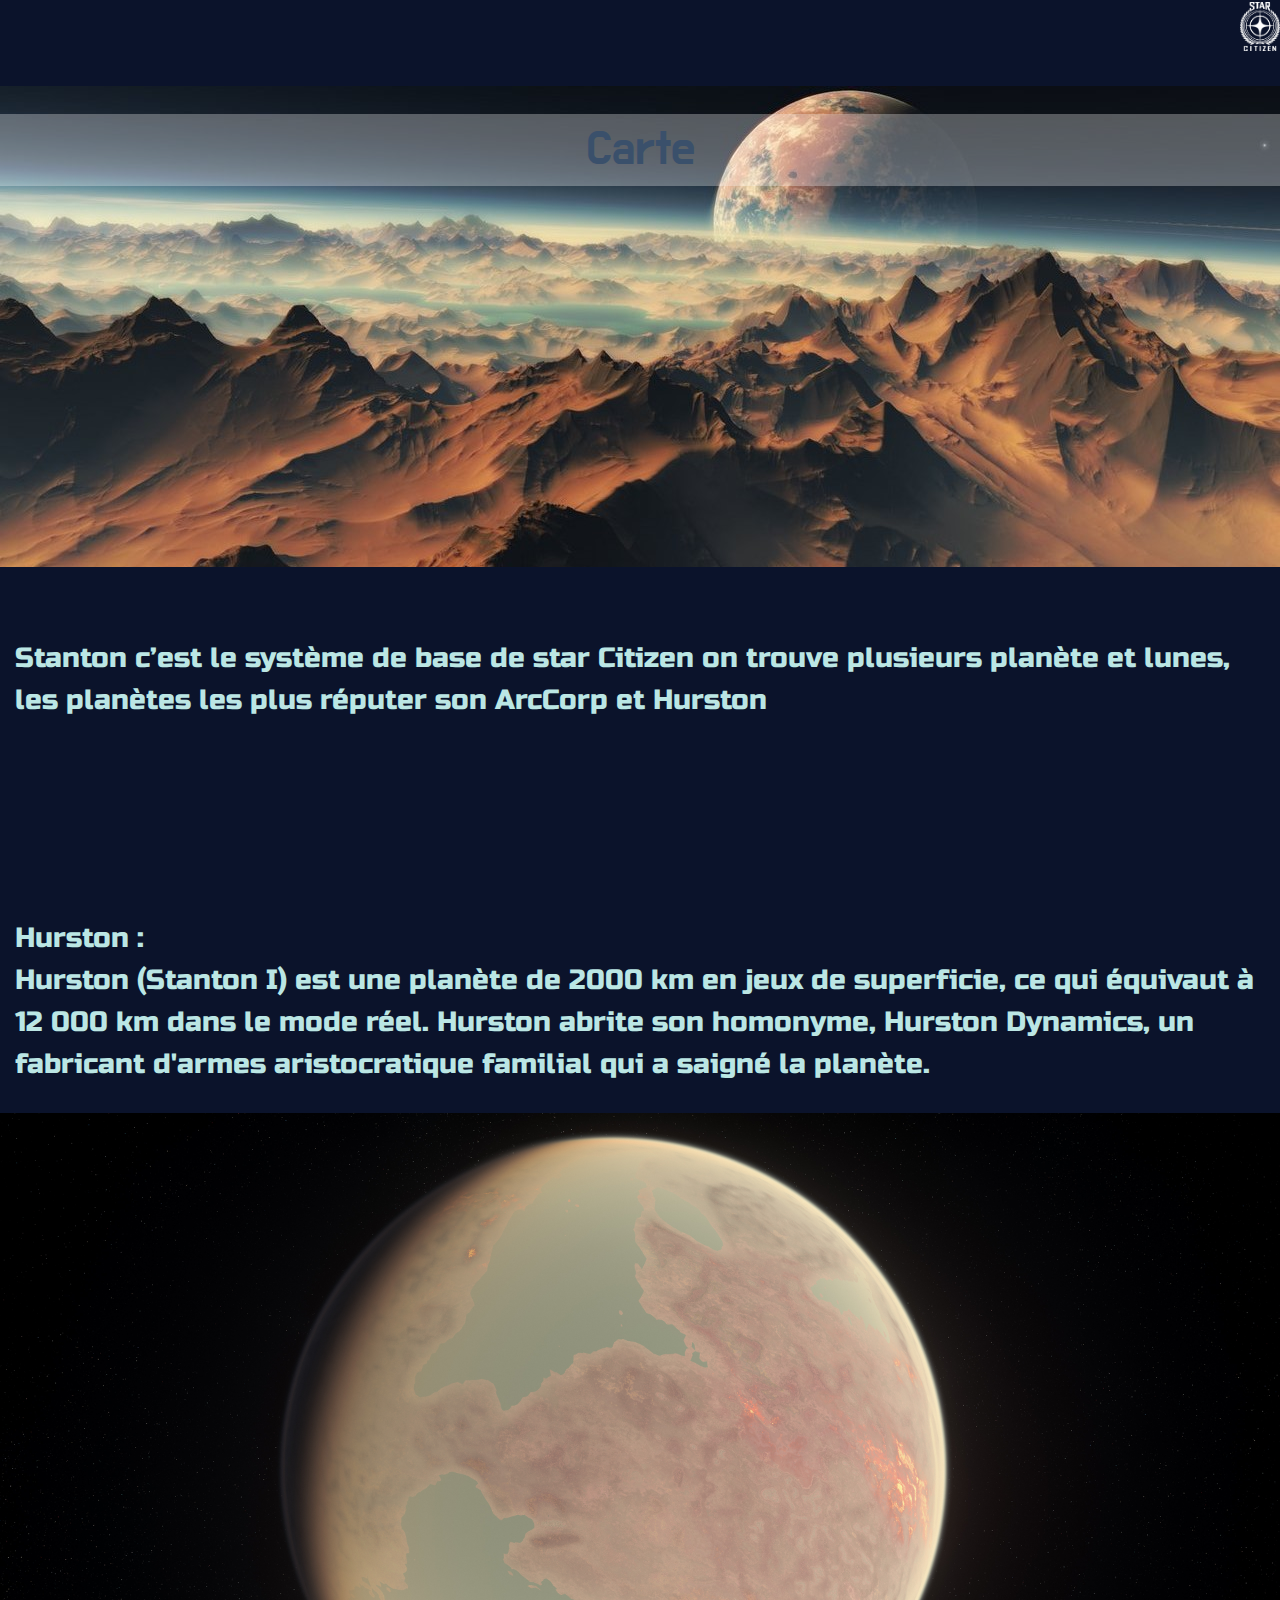
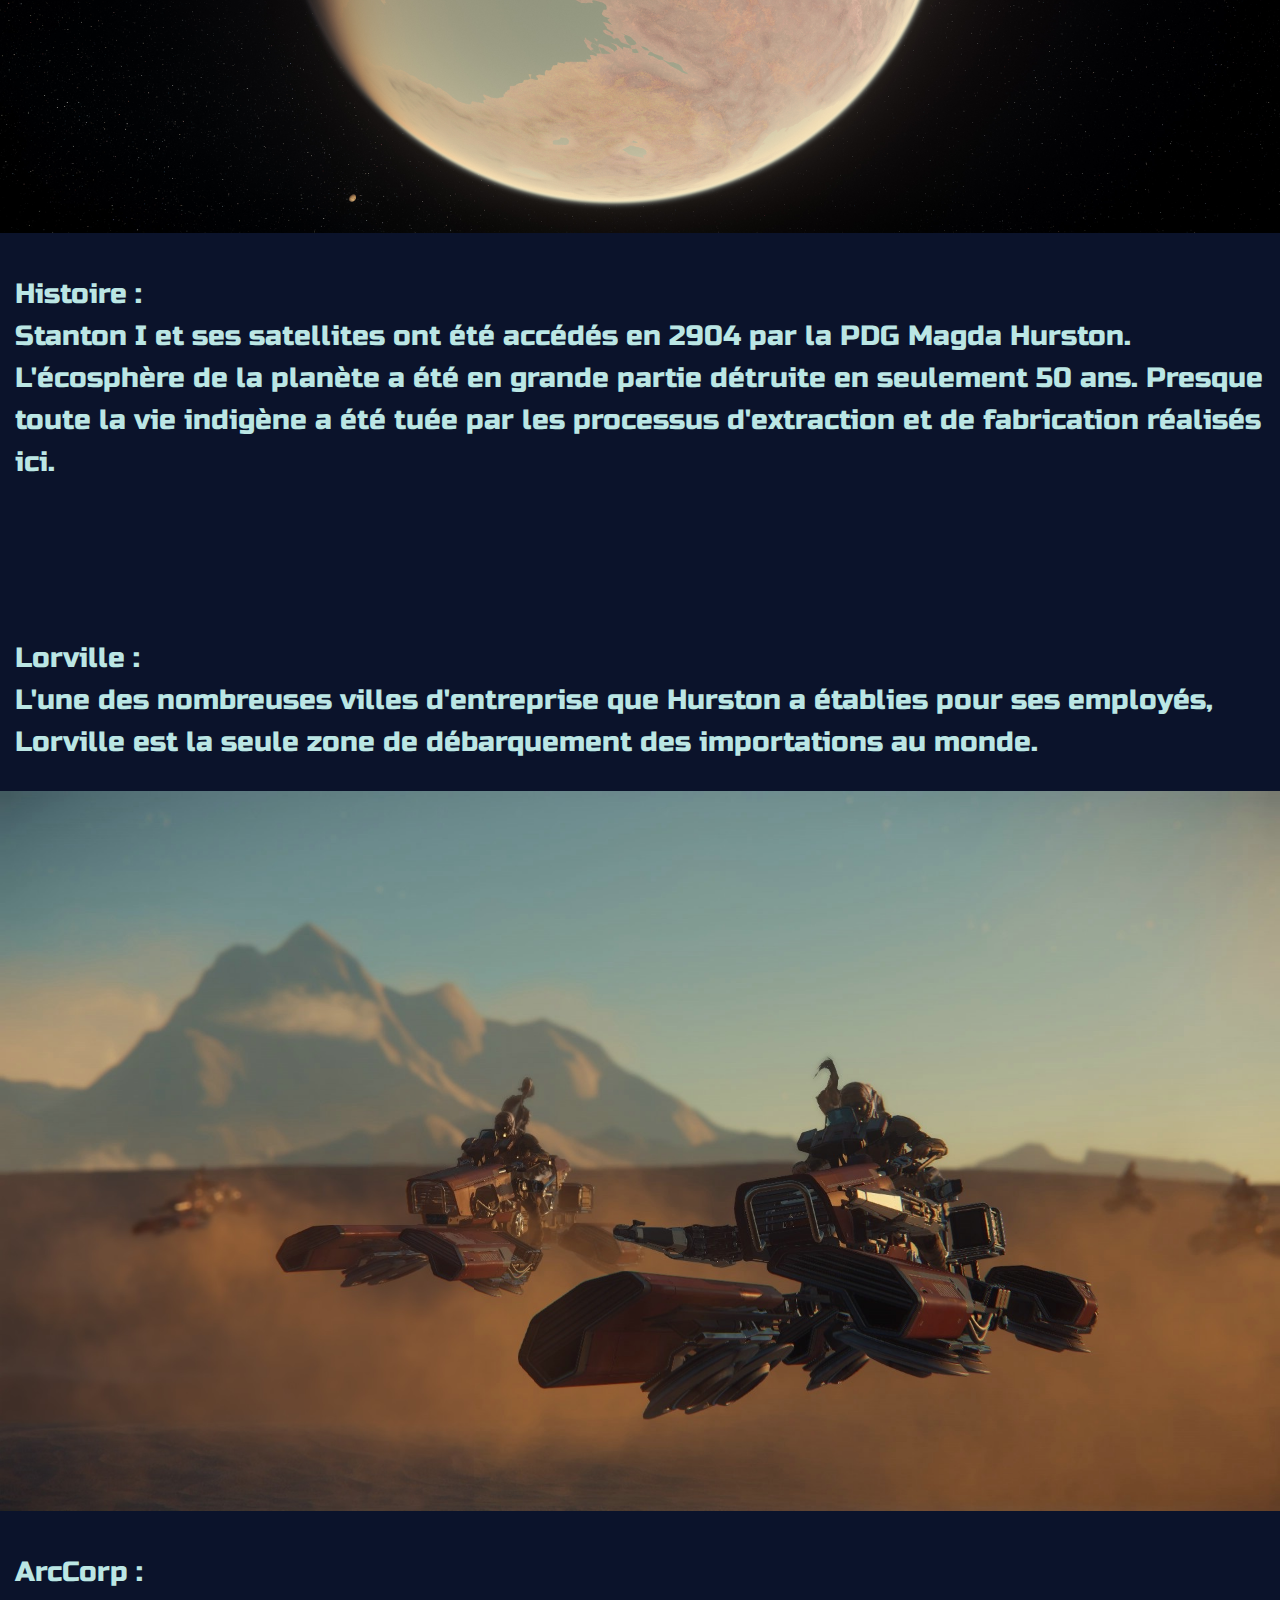
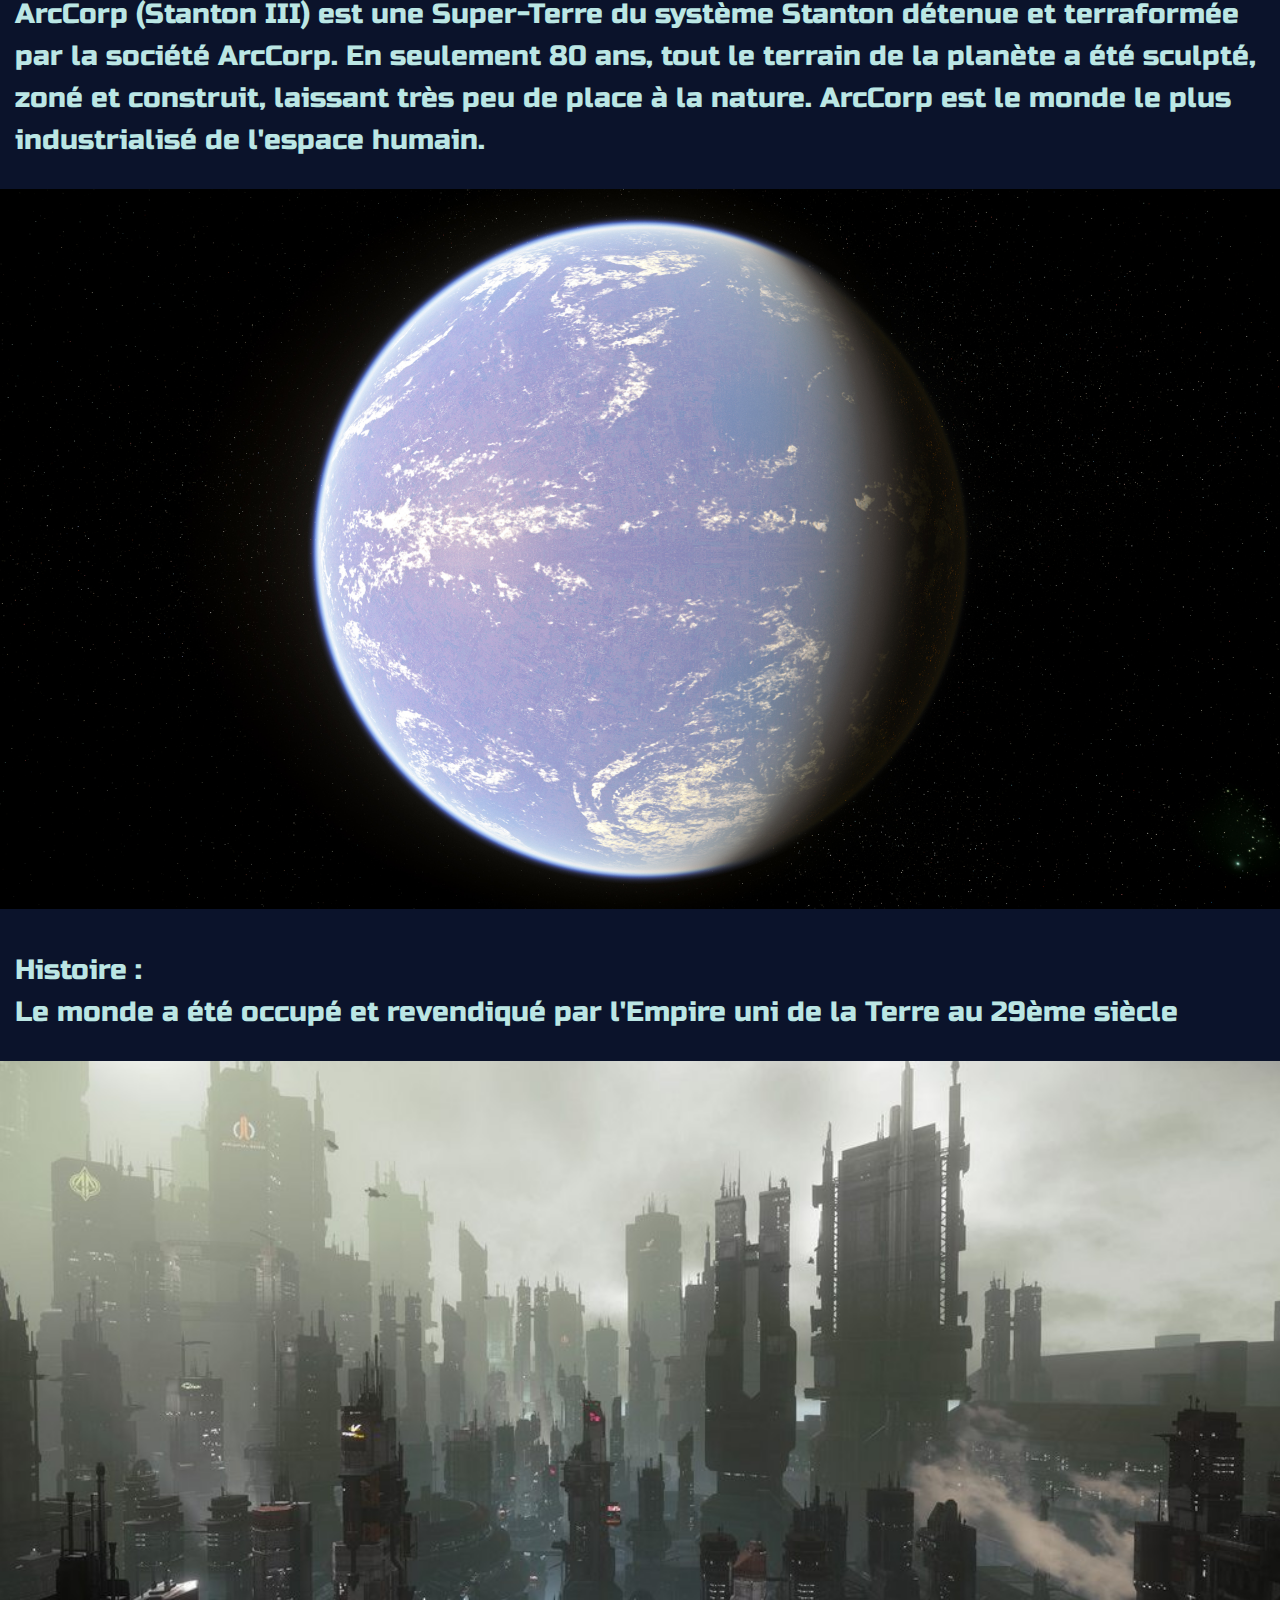
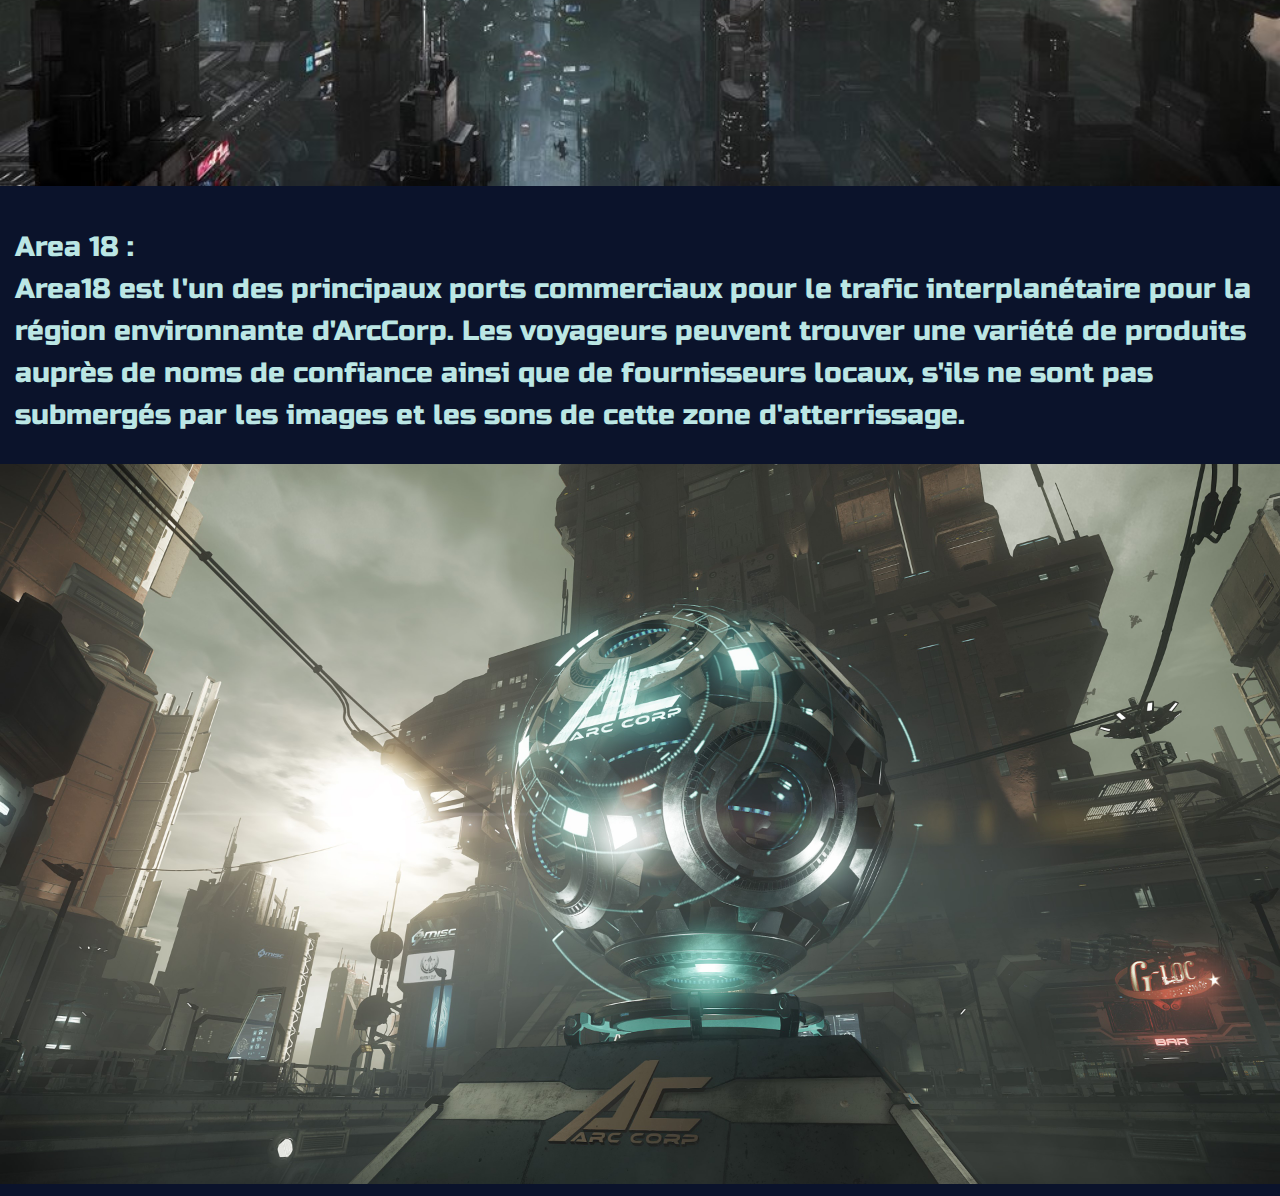
<file: Carte.html>
<!DOCTYPE html>
<html lang="fr">
<head>
    <meta charset="UTF-8">
    <meta name="viewport" content="width=device-width, initial-scale=1, shrink-to-fit=no">
    <title>Star citizen</title>
    <meta name="Rufi Alan" content="Rufi Alan">
    <link rel="stylesheet" href="css/main css.css">
    <link rel="stylesheet" href="css/normalize.css">
    <link rel="stylesheet" href="css/responsive.css">
</head>
<body>
<header>
    <nav class="main-nav">
        <img class="logo-png" src="Image/737px-Logo_Star_Citizen.png" ALT="Logo de star citizen"/>
    </nav>
    <div class="me">
        <nav role="navigation">
            <div id="menuToggle">
                <input type="checkbox" />
                <span></span> <!-- croix/3 trait -->
                <span></span> <!-- croix/3 trait -->
                <span></span> <!-- croix/3 trait-->
                <ul id="menu">
                    <li><a href="Accueil.html">Accueil</a></li>
                    <li><a href="Carte.html">Carte</a></li>
                    <li><a href="Studio.html">Studio</a></li>
                    <li><a href="Vaisseau.html">Vaisseau</a></li>
                    <li><a href="Équipements.html">Équipements</a></li>
                    <li><a href="https://robertsspaceindustries.com/" target="_blank">RSI (site officiel)</a></li>
                </ul>
            </div>
        </nav>
    </div>
    <br><br>
</header>
<main>
    <div class="banniere">
        <div class="star-citizen titre">Carte</div>
        <div class ="image-EnTête">
            <img class="banniere" src="Image/1476107633-space-engine-11-25-2013-5.jpg" ALT="Paysage de Star citien vu de la lune daymar"/>
        </div>
    </div>
        <div class="Texte vignets">
            <p>
                Stanton c’est le système de base de star Citizen on trouve
                plusieurs planète et lunes, les planètes les plus réputer
                son ArcCorp et Hurston

            </p>
            <p><br><br><br><br>Hurston :<br>
                Hurston (Stanton I) est une planète de 2000 km en jeux de
                superficie, ce qui équivaut à 12 000 km dans le mode réel.
                Hurston abrite son homonyme, Hurston Dynamics, un fabricant
                d'armes aristocratique familial qui a saigné la planète.
            </p>
            <div class="image">
                <img src="Image/Stanton-hurston-orbit-3.8.jpg" ALT="vu depuis l'espace sur la planet hurston"/>
            </div>
            <p> Histoire :<br>
                Stanton I et ses satellites ont été accédés en 2904 par la PDG
                Magda Hurston. L'écosphère de la planète a été en grande partie
                détruite en seulement 50 ans. Presque toute la vie indigène a
                été tuée par les processus d'extraction et de fabrication réalisés
                ici.<br><br><br><br></p>
            <p> Lorville :<br>
                L'une des nombreuses villes d'entreprise que Hurston a établies
                pour ses employés, Lorville est la seule zone de débarquement des
                importations au monde.</p>
            <div class="image">
                <img src="Image/StarCitizen-4.jpg" ALT="Moto volante en viré sur hurston"/>
            </div>
            <p>ArcCorp :<br>
                ArcCorp (Stanton III) est une Super-Terre du système Stanton
                détenue et terraformée par la société ArcCorp. En seulement
                80 ans, tout le terrain de la planète a été sculpté, zoné et
                construit, laissant très peu de place à la nature. ArcCorp est
                le monde le plus industrialisé de l'espace humain.
            </p>
            <div class="image">
                <img src="Image/Stanton-arccorp-orbit-3.12.jpg" ALT="Photo de la planète arccorp"/>
            </div>
            <p>Histoire :<br>
                Le monde a été occupé et revendiqué par l'Empire uni de la Terre
                au 29ème siècle
            </p>
            <div class="image">
                <img src="Image/IOR9lxNh.jpg" ALT="Photo de la ville de ArcCorp"/>
            </div>
            <p>Area 18 :<br>
                Area18 est l'un des principaux ports commerciaux pour le
                trafic interplanétaire pour la région environnante d'ArcCorp.
                Les voyageurs peuvent trouver une variété de produits auprès
                de noms de confiance ainsi que de fournisseurs locaux, s'ils
                ne sont pas submergés par les images et les sons de cette zone
                d'atterrissage.
            </p>
             <div class="image">
                <img src="Image/Arc-Corp-Globe.jpg" ALT="Photo du golbe qui représente ArcCorp"/>
             </div>
        </div>
</main>
<footer>
</footer>
</body>
</html>
</file>
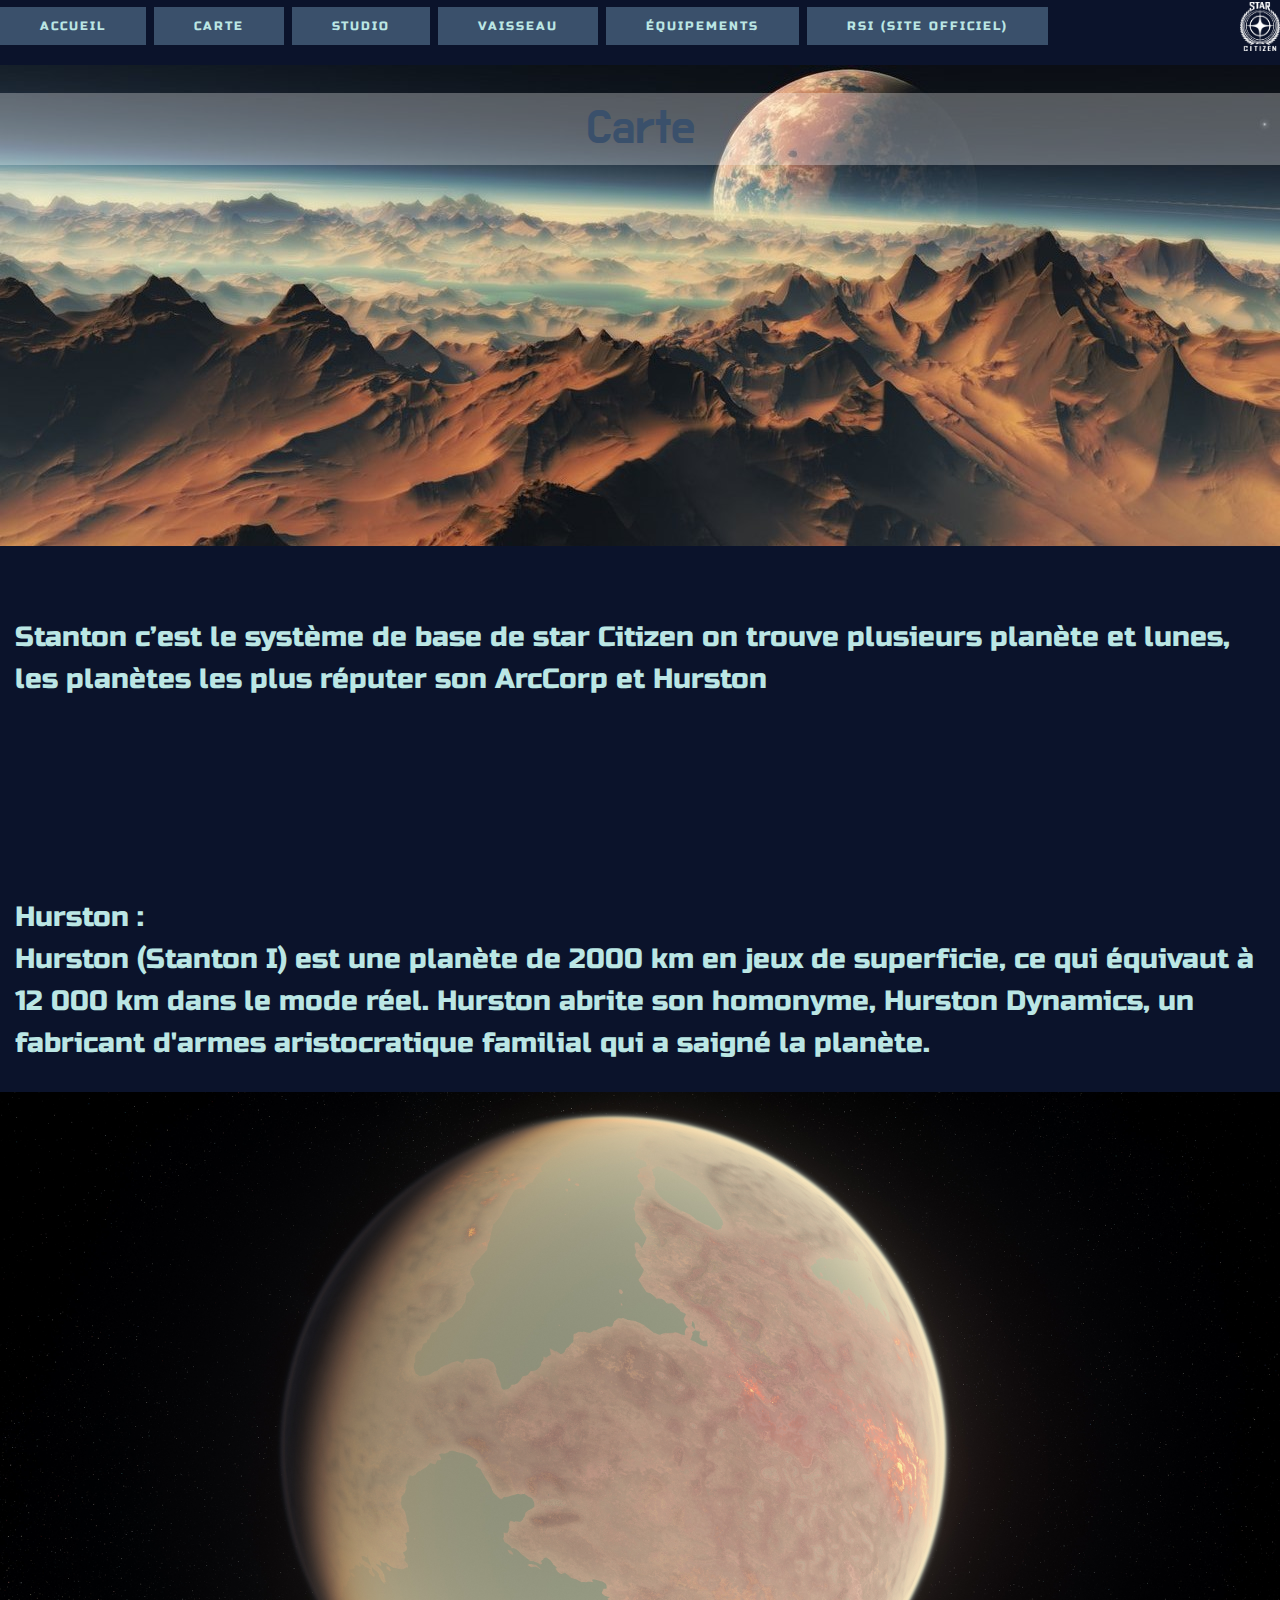
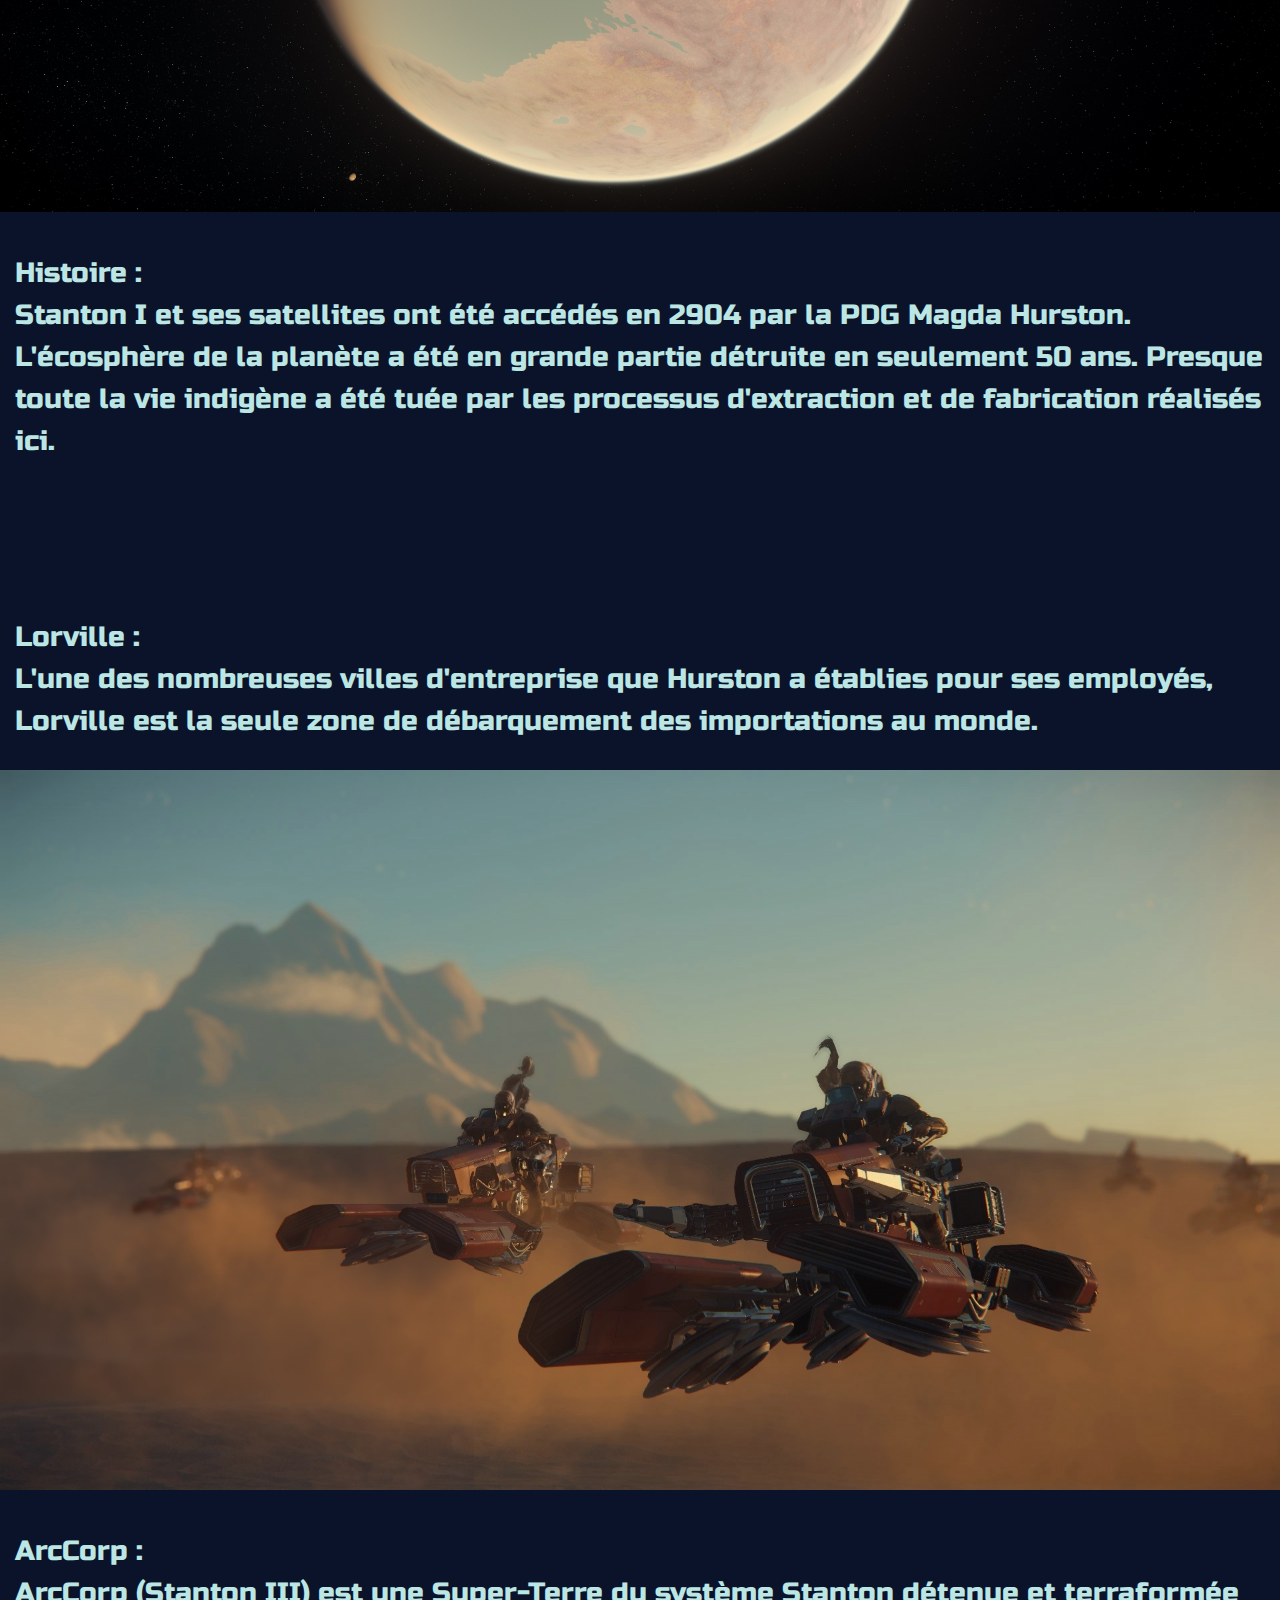
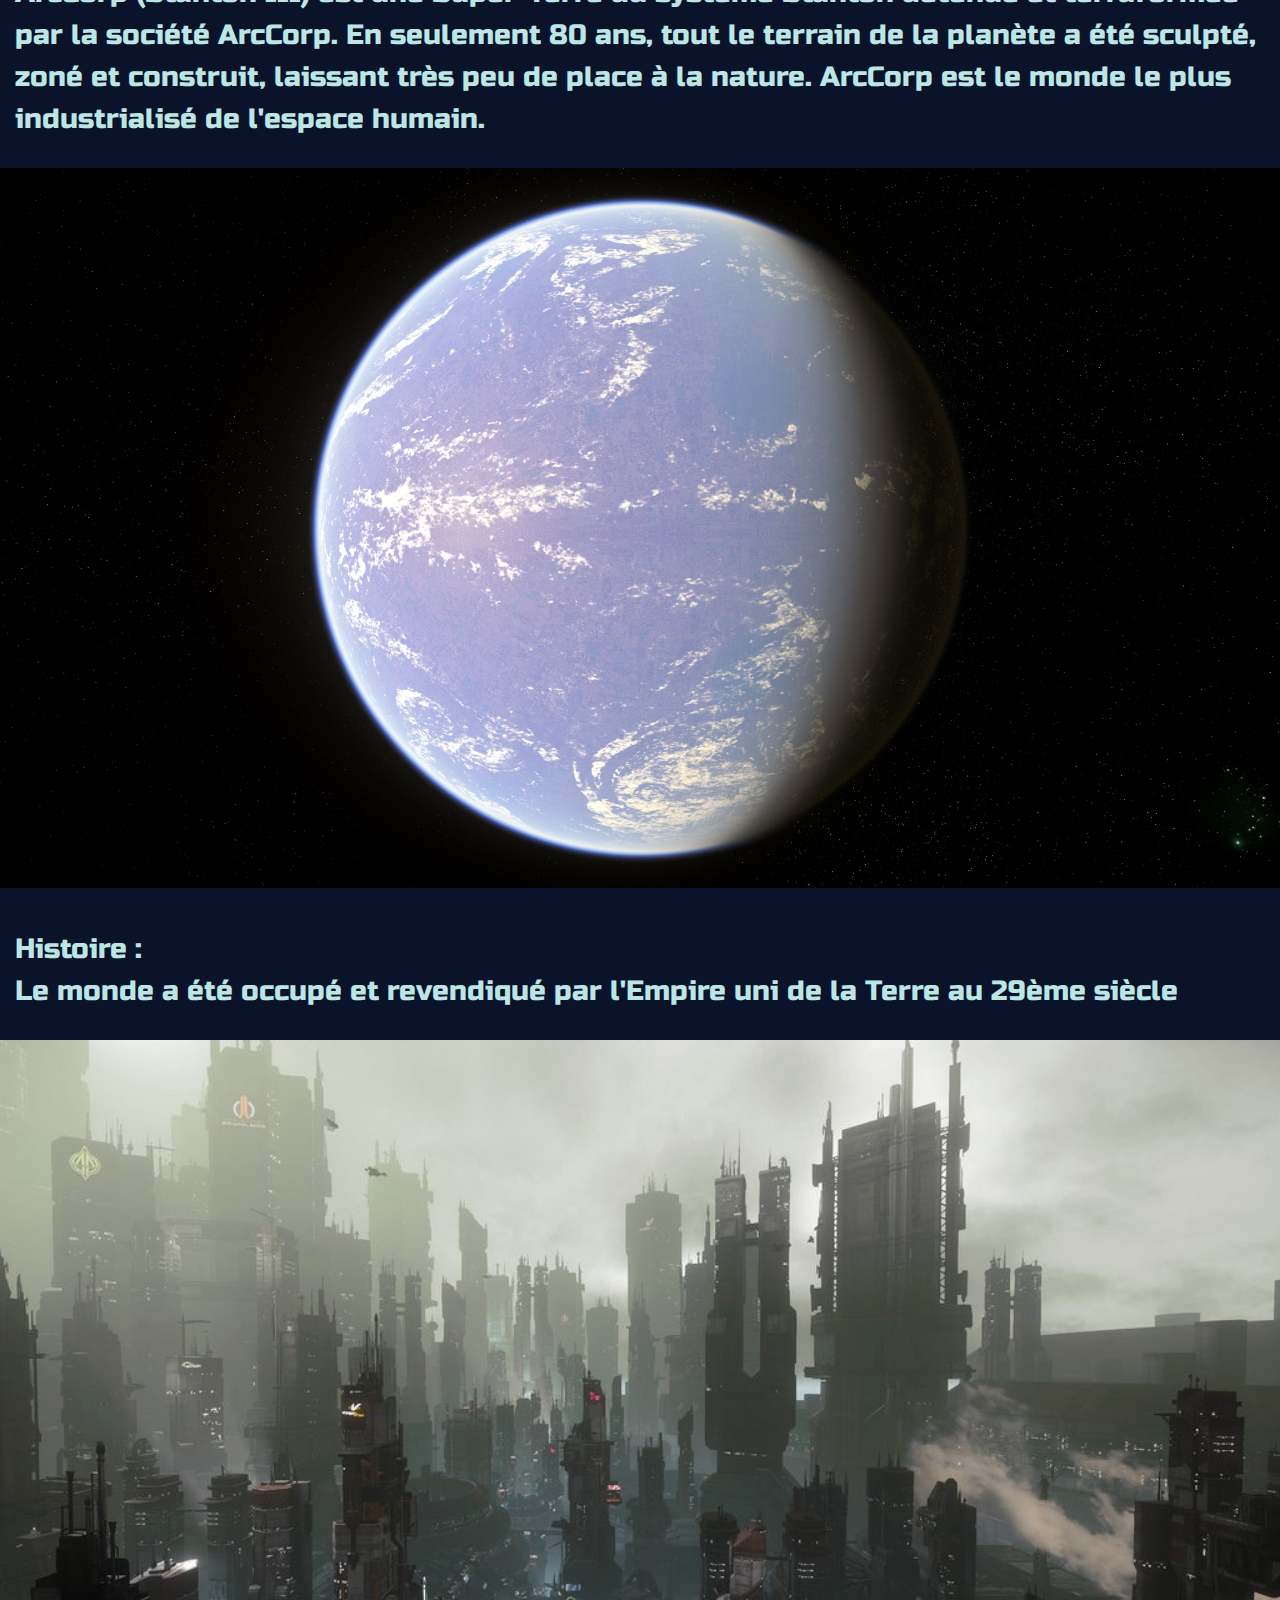
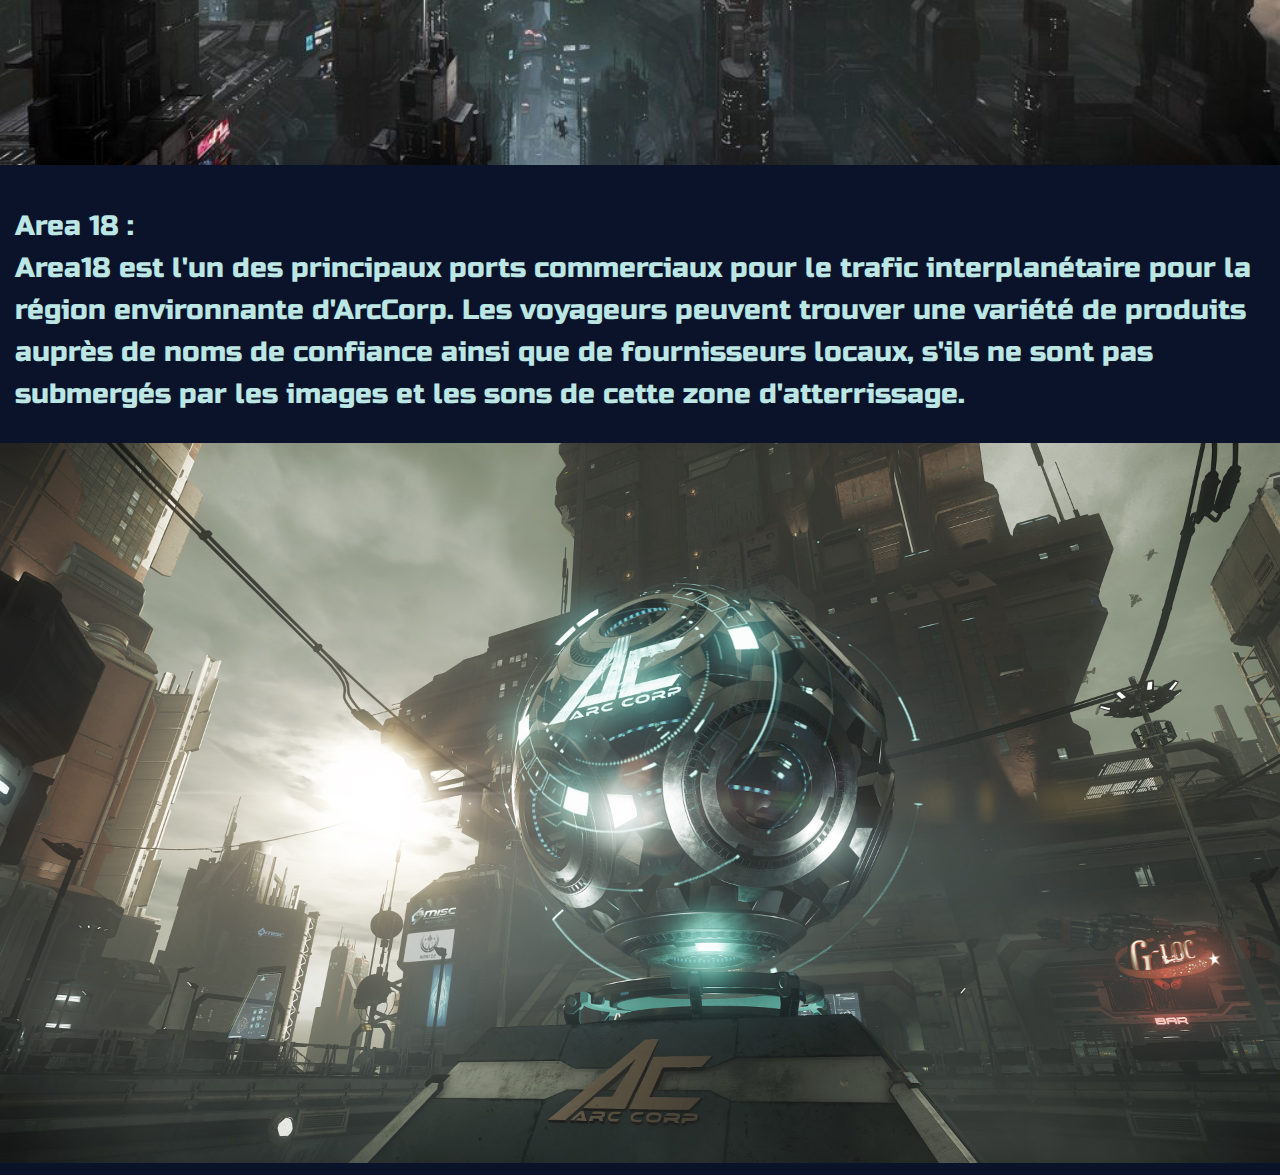
<file: carte.html>
<!DOCTYPE html>
<html lang="fr">
<head>
    <meta charset="UTF-8">
    <meta name="viewport" content="width=device-width, initial-scale=1, shrink-to-fit=no">
    <title>Star citizen</title>
    <meta name="Rufi Alan" content="Rufi Alan">
    <link rel="stylesheet" href="css/main css.css">
    <link rel="stylesheet" href="css/normalize.css">
    <link rel="stylesheet" href="css/responsive.css">
</head>
<body>
<header>
    <nav class="main-nav">
        <img class="logo-png" src="Image/737px-Logo_Star_Citizen.png" ALT="Logo de star citizen"/>
    </nav>
    <div class="me">
        <nav role="navigation">
            <div id="menuToggle">
                <input type="checkbox" />
                <span></span> <!-- croix/3 trait -->
                <span></span> <!-- croix/3 trait -->
                <span></span> <!-- croix/3 trait-->
                <ul id="menu">
                    <li><a href="index.html">Accueil</a></li>
                    <li><a href="carte.html">Carte</a></li>
                    <li><a href="studio.html">Studio</a></li>
                    <li><a href="vaisseau.html">Vaisseau</a></li>
                    <li><a href="equipements.html">Équipements</a></li>
                    <li><a href="https://robertsspaceindustries.com/" target="_blank">RSI (site officiel)</a></li>
                </ul>
            </div>
        </nav>
    </div>

    <a href="index.html" class="btn">Accueil</a>
    <a href="carte.html" class="btn">Carte</a>
    <a href="studio.html" class="btn">Studio</a>
    <a href="vaisseau.html" class="btn">Vaisseau</a>
    <a href="equipements.html" class="btn">Équipements</a>
    <a href="https://robertsspaceindustries.com/" target="_blank" class="btn">RSI (site officiel)</a>
</header>
<main>
    <div class="banniere">
        <div class="star-citizen titre">Carte</div>
        <div class ="image-EnTête">
            <img class="banniere" src="Image/1476107633-space-engine-11-25-2013-5.jpg" ALT="Paysage de Star citien vu de la lune daymar"/>
        </div>
    </div>
        <div class="Texte vignets">
            <p>
                Stanton c’est le système de base de star Citizen on trouve
                plusieurs planète et lunes, les planètes les plus réputer
                son ArcCorp et Hurston

            </p>
            <p><br><br><br><br>Hurston :<br>
                Hurston (Stanton I) est une planète de 2000 km en jeux de
                superficie, ce qui équivaut à 12 000 km dans le mode réel.
                Hurston abrite son homonyme, Hurston Dynamics, un fabricant
                d'armes aristocratique familial qui a saigné la planète.
            </p>
            <div class="image">
                <img src="Image/Stanton-hurston-orbit-3.8.jpg" ALT="vu depuis l'espace sur la planet hurston"/>
            </div>
            <p> Histoire :<br>
                Stanton I et ses satellites ont été accédés en 2904 par la PDG
                Magda Hurston. L'écosphère de la planète a été en grande partie
                détruite en seulement 50 ans. Presque toute la vie indigène a
                été tuée par les processus d'extraction et de fabrication réalisés
                ici.<br><br><br><br></p>
            <p> Lorville :<br>
                L'une des nombreuses villes d'entreprise que Hurston a établies
                pour ses employés, Lorville est la seule zone de débarquement des
                importations au monde.</p>
            <div class="image">
                <img src="Image/StarCitizen-4.jpg" ALT="Moto volante en viré sur hurston"/>
            </div>
            <p>ArcCorp :<br>
                ArcCorp (Stanton III) est une Super-Terre du système Stanton
                détenue et terraformée par la société ArcCorp. En seulement
                80 ans, tout le terrain de la planète a été sculpté, zoné et
                construit, laissant très peu de place à la nature. ArcCorp est
                le monde le plus industrialisé de l'espace humain.
            </p>
            <div class="image">
                <img src="Image/Stanton-arccorp-orbit-3.12.jpg" ALT="Photo de la planète arccorp"/>
            </div>
            <p>Histoire :<br>
                Le monde a été occupé et revendiqué par l'Empire uni de la Terre
                au 29ème siècle
            </p>
            <div class="image">
                <img src="Image/IOR9lxNh.jpg" ALT="Photo de la ville de ArcCorp"/>
            </div>
            <p>Area 18 :<br>
                Area18 est l'un des principaux ports commerciaux pour le
                trafic interplanétaire pour la région environnante d'ArcCorp.
                Les voyageurs peuvent trouver une variété de produits auprès
                de noms de confiance ainsi que de fournisseurs locaux, s'ils
                ne sont pas submergés par les images et les sons de cette zone
                d'atterrissage.
            </p>
             <div class="image">
                <img src="Image/Arc-Corp-Globe.jpg" ALT="Photo du globe qui représente ArcCorp"/>
             </div>
        </div>
</main>
<footer>
</footer>
</body>
</html>
</file>
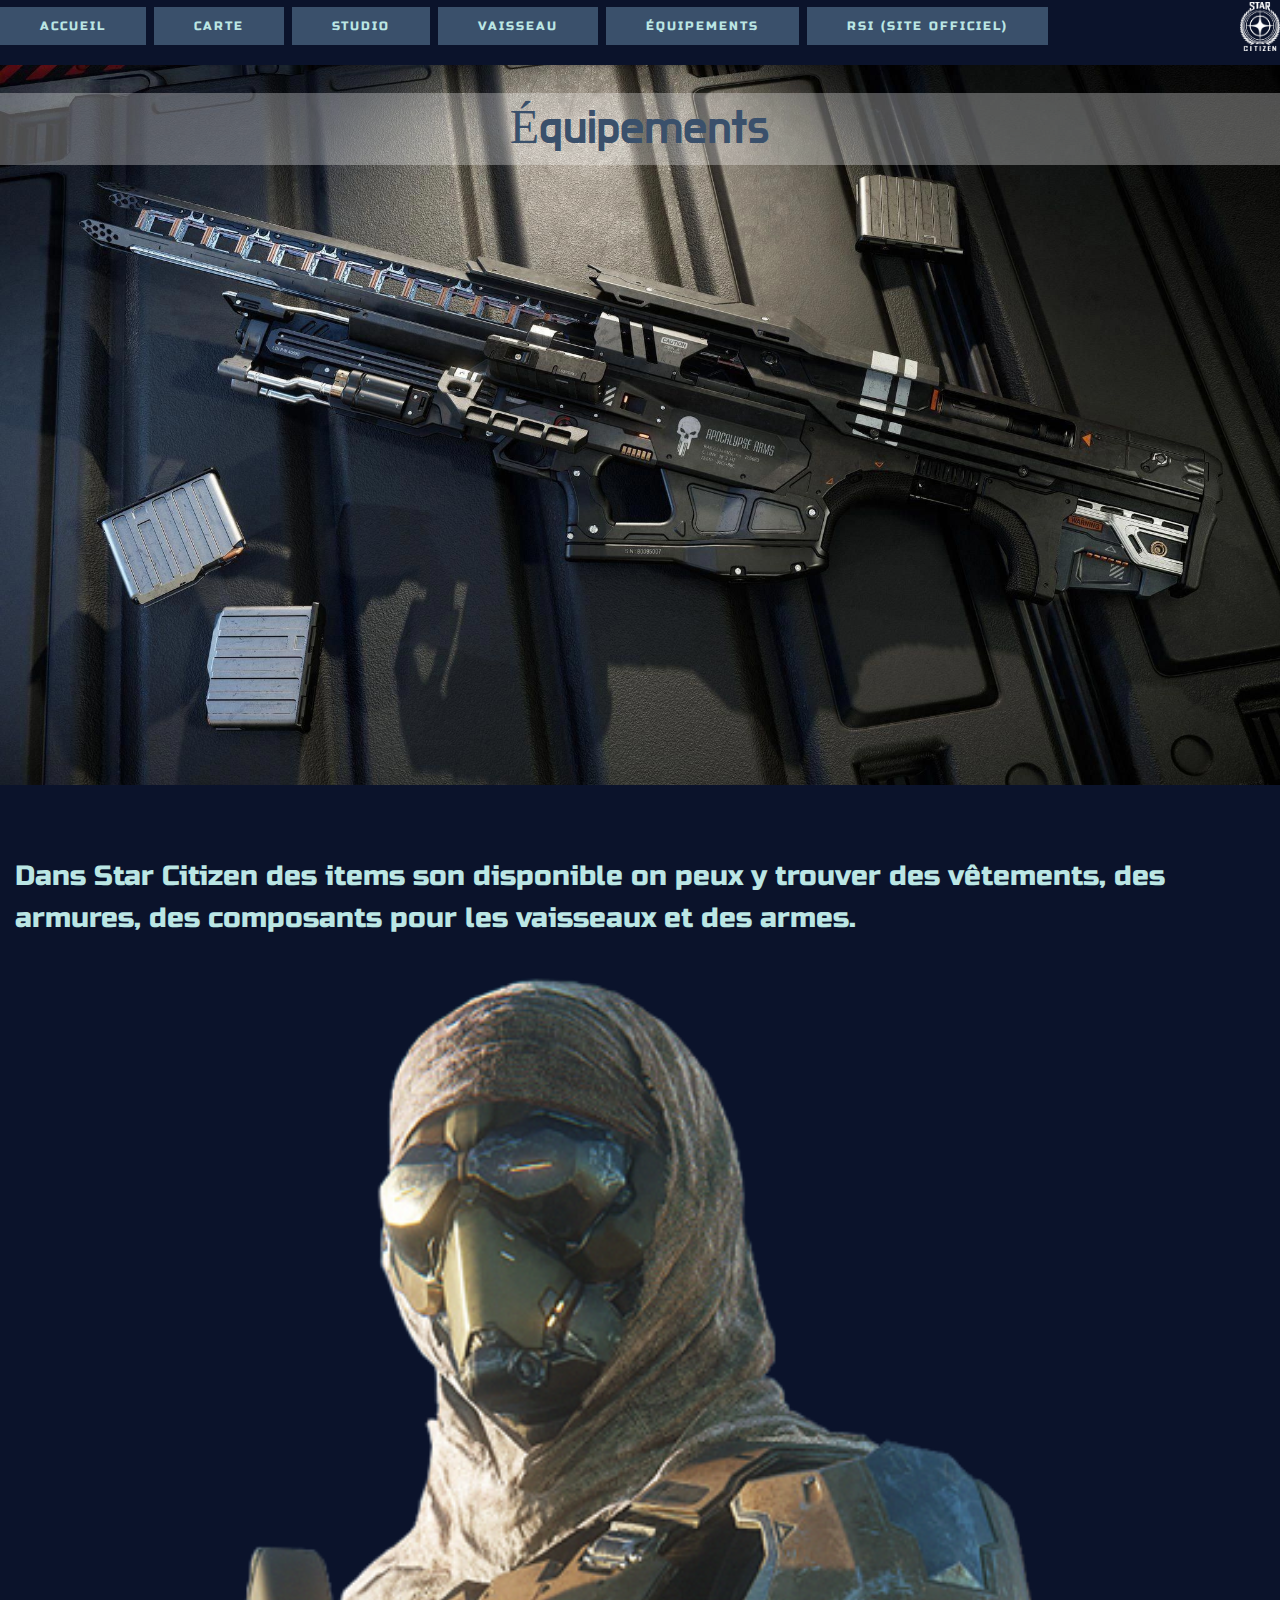
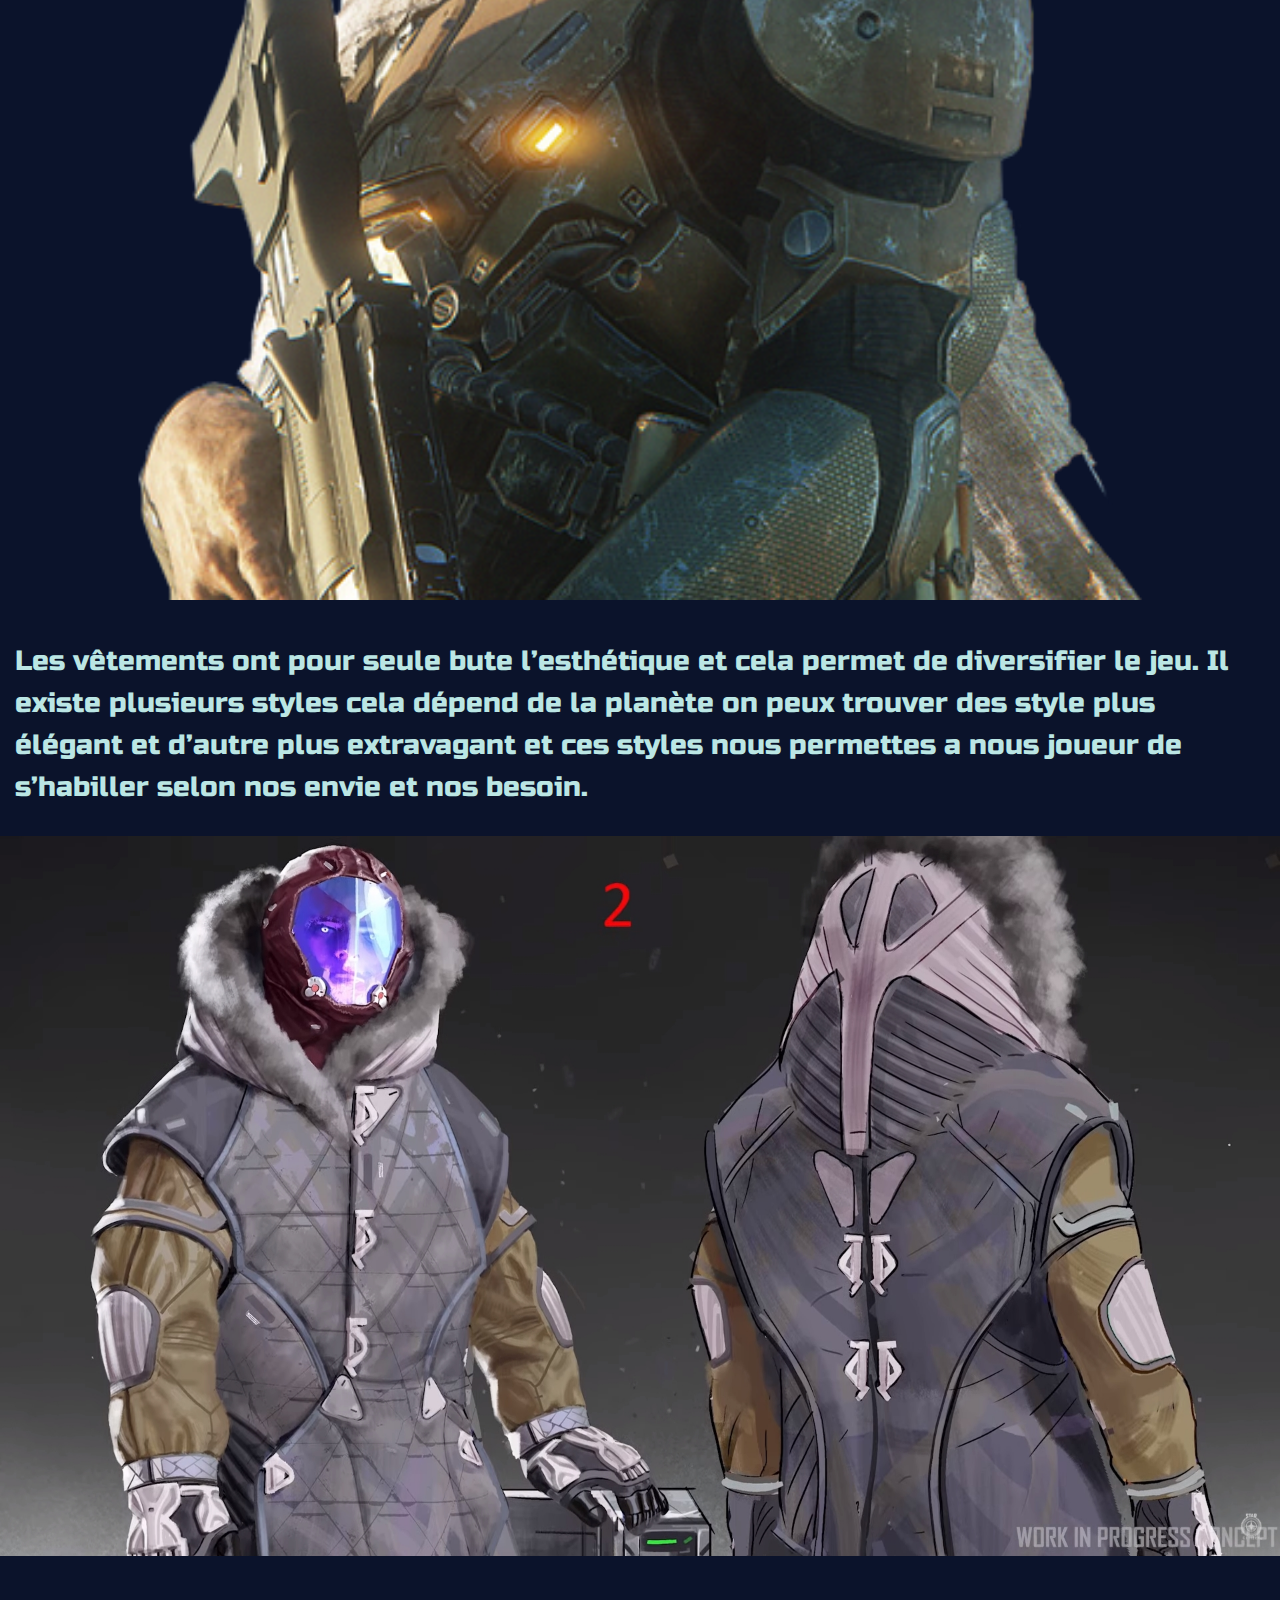
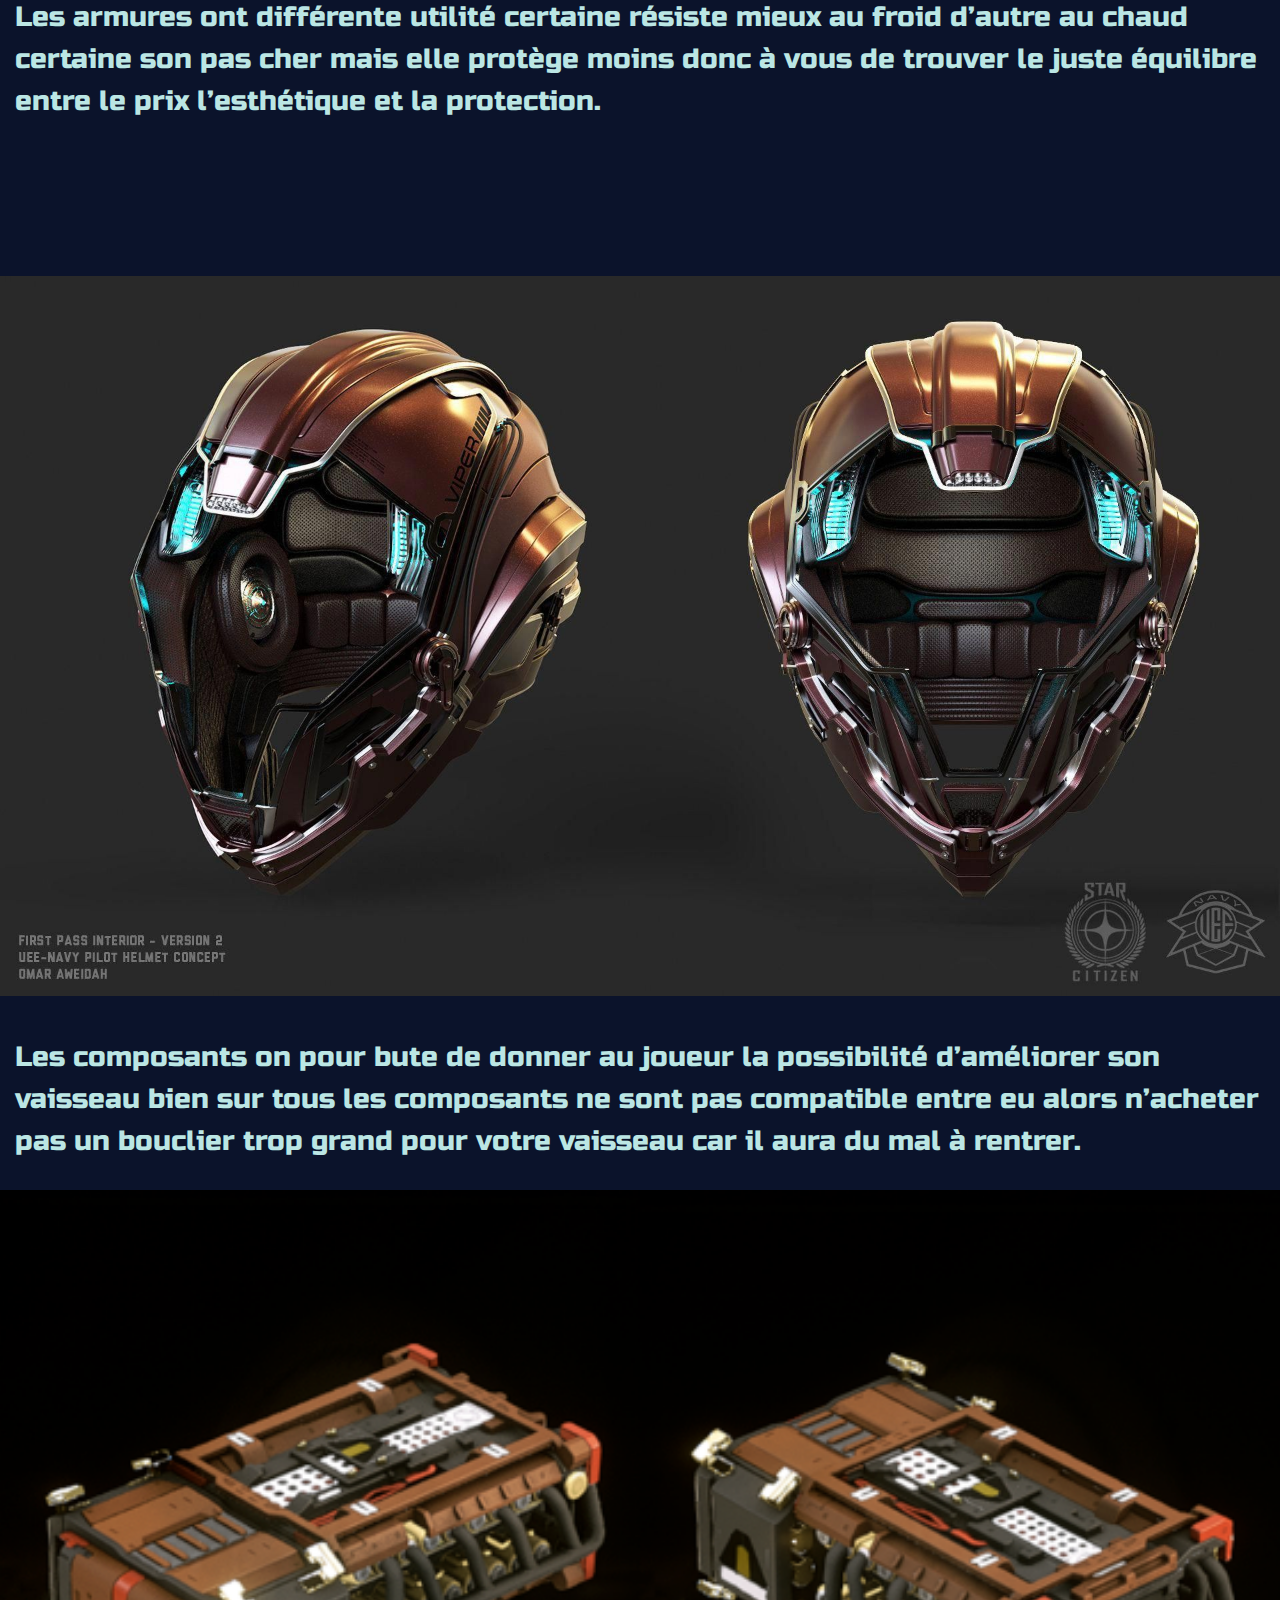
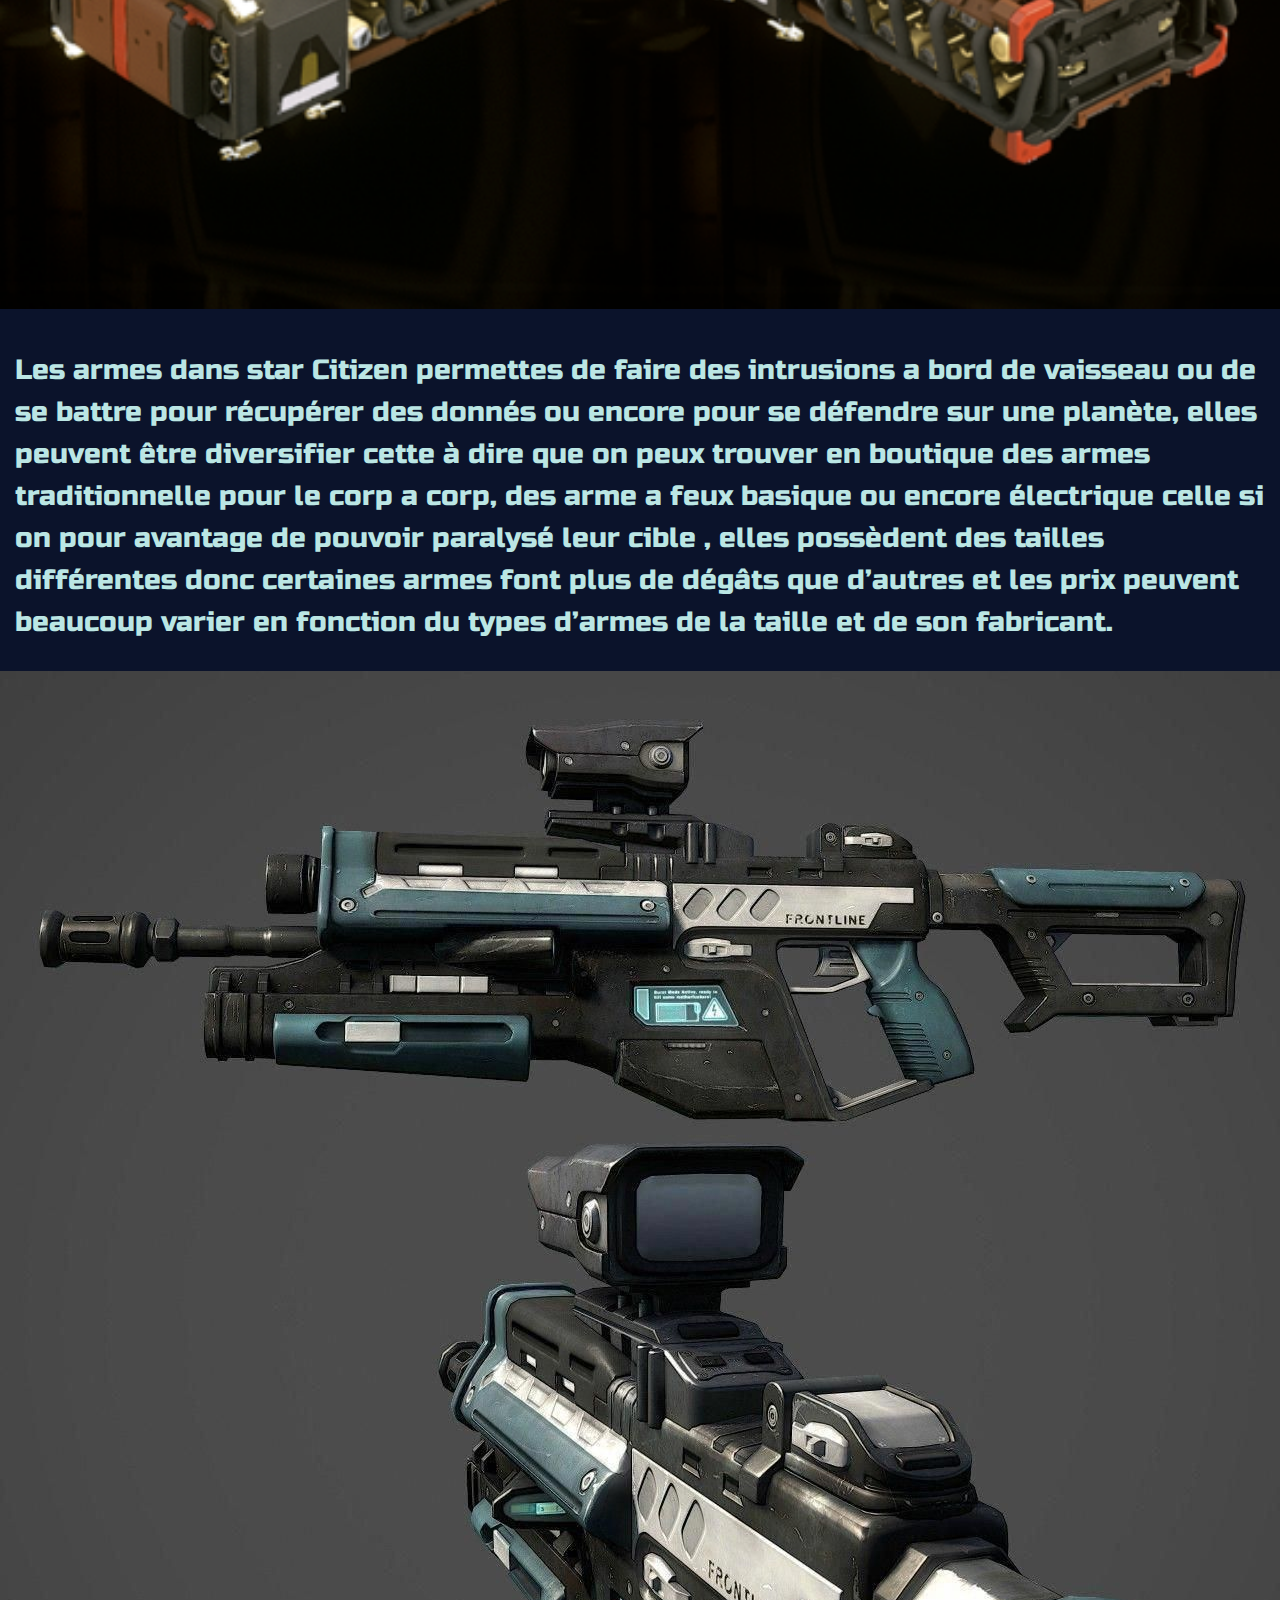
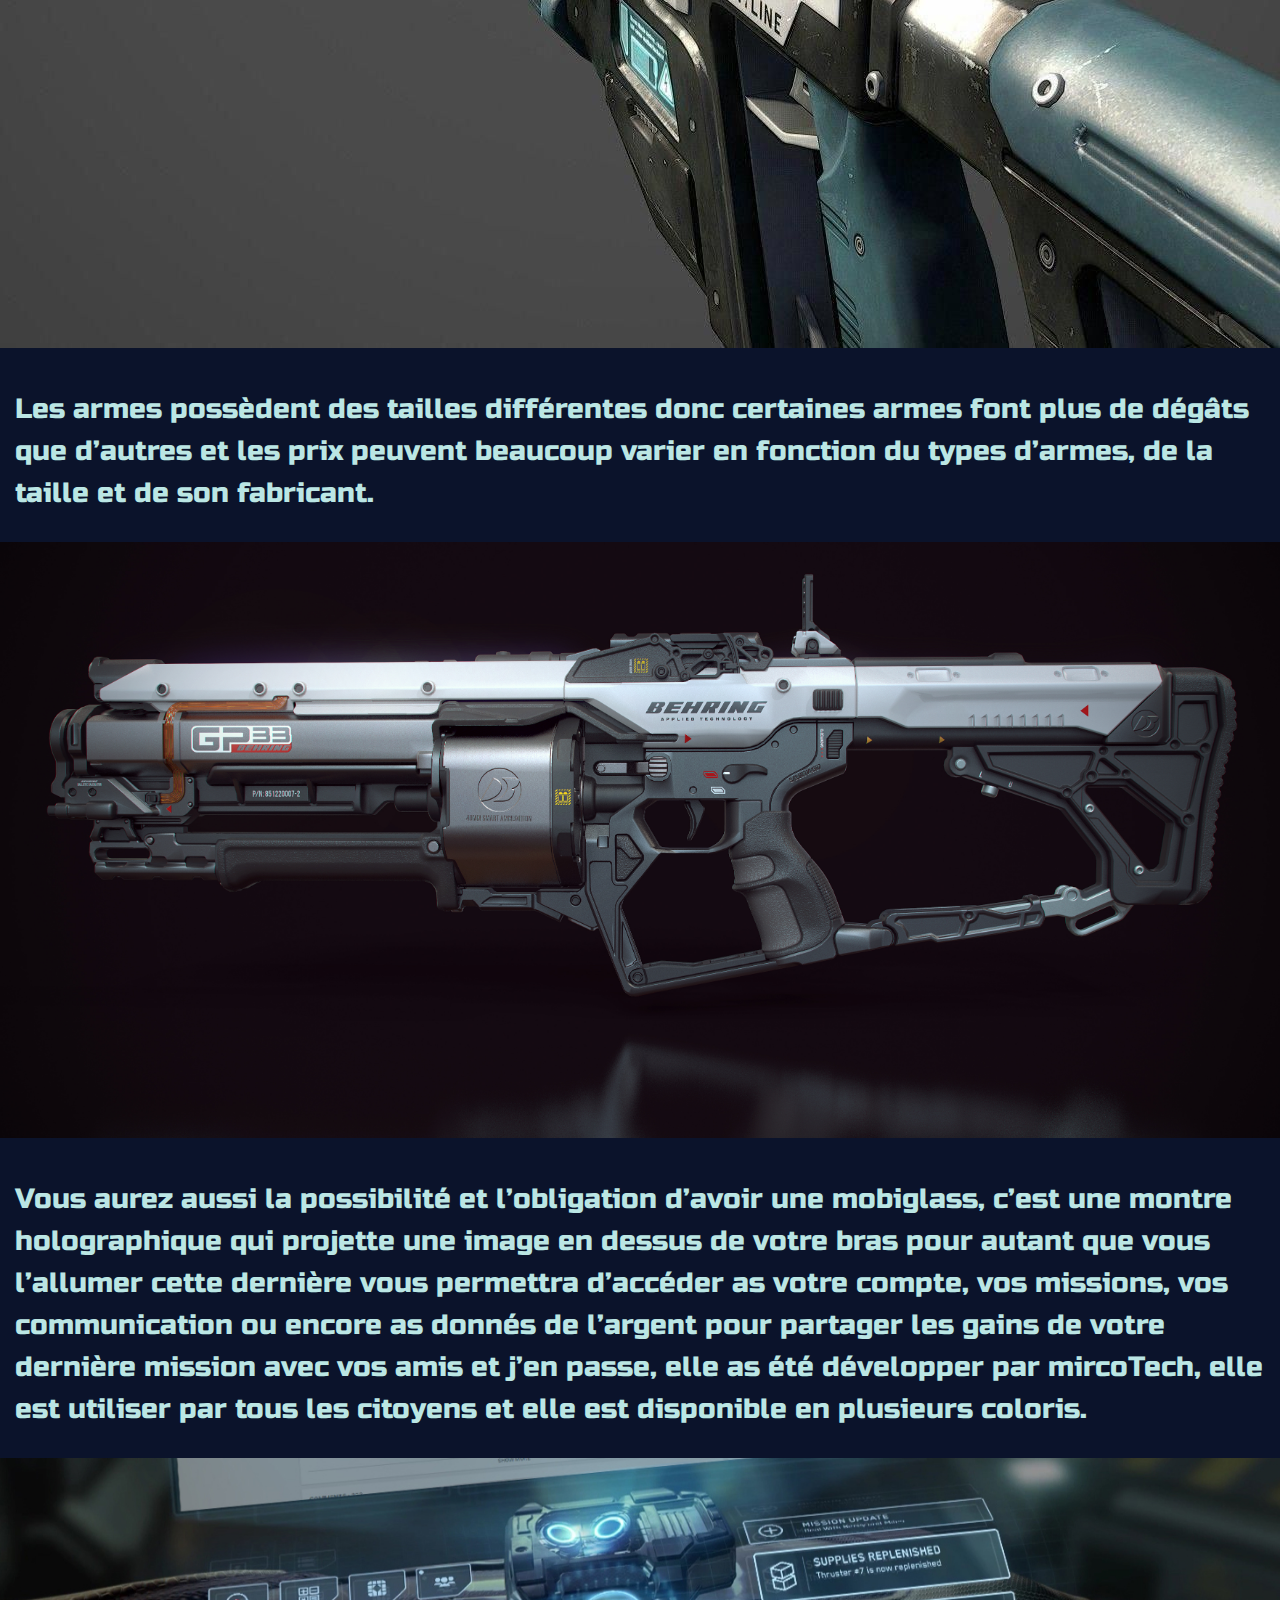
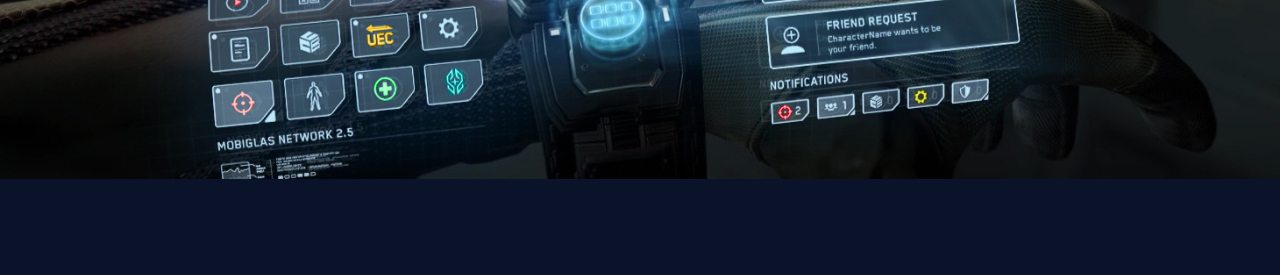
<file: equipements.html>
<!DOCTYPE html>
<html lang="fr">
<head>
    <meta charset="UTF-8">
    <meta name="viewport" content="width=device-width, initial-scale=1, shrink-to-fit=no">
    <title>Star citizen</title>
    <meta name="Rufi Alan" content="Rufi Alan">
    <link rel="stylesheet" href="css/main css.css">
    <link rel="stylesheet" href="css/normalize.css">
    <link rel="stylesheet" href="css/responsive.css">
</head>
<body>
<header>
    <nav class="main-nav">
        <img class="logo-png" src="Image/737px-Logo_Star_Citizen.png" ALT="Logo de star citizen"/>
    </nav>
    <div class="me">
        <nav role="navigation">
            <div id="menuToggle">
                <input type="checkbox" />
                <span></span> <!-- croix/3 trait -->
                <span></span> <!-- croix/3 trait -->
                <span></span> <!-- croix/3 trait-->
                <ul id="menu">
                    <li><a href="index.html">Accueil</a></li>
                    <li><a href="carte.html">Carte</a></li>
                    <li><a href="studio.html">Studio</a></li>
                    <li><a href="vaisseau.html">Vaisseau</a></li>
                    <li><a href="equipements.html">Équipements</a></li>
                    <li><a href="https://robertsspaceindustries.com/" target="_blank">RSI (site officiel)</a></li>
                </ul>
            </div>
        </nav>
    </div>

    <a href="index.html" class="btn">Accueil</a>
    <a href="carte.html" class="btn">Carte</a>
    <a href="studio.html" class="btn">Studio</a>
    <a href="vaisseau.html" class="btn">Vaisseau</a>
    <a href="equipements.html" class="btn">Équipements</a>
    <a href="https://robertsspaceindustries.com/" target="_blank" class="btn">RSI (site officiel)</a>
</header>
<main>
    <div class="banniere">
        <div class="star-citizen titre">Équipements</div>
        <div class ="image-EnTête">
            <img class="banniere" src="Image/6external-content.duckduckgo.com.jpg" ALT="Fusil d'assaut de apocalypse arme"/>
        </div>
    </div>
    <div class="Texte vignets">
        <p>
            Dans Star Citizen des items son disponible on peux y trouver des vêtements, des armures,
            des composants pour les vaisseaux et des armes.

        </p>
        <div class="image">
            <img src="Image/Mannequin.png" ALT="Mannequin de star citizen"/>
        </div>
        <p>
            Les vêtements ont pour seule bute l’esthétique et cela permet de diversifier le jeu.
            Il existe plusieurs styles cela dépend de la planète on peux trouver des style plus élégant
            et d’autre plus extravagant et ces styles nous permettes a nous joueur de s’habiller selon
            nos envie et nos besoin.
        </p>

        <div class="image">
            <img src="Image/9be8cb10fc4ddb027513675826b84307.jpg" ALT="Vêtements d'hiver sur un personnage imaginaire"/>
        </div>
        <p> Les armures ont différente utilité certaine résiste mieux au froid d’autre au chaud certaine son
            pas cher mais elle protège moins donc à vous de trouver le juste équilibre entre le prix l’esthétique
            et la protection.<br><br><br><br></p>
        <div class="image">
            <img src="Image/ext4ernal-content.duckduckgo.com.jpg" alt="Casque rouge"/>
        </div>
        <p> Les composants on pour bute de donner au joueur la possibilité d’améliorer son vaisseau bien sur
            tous les composants ne sont pas compatible entre eu alors n’acheter pas un bouclier trop grand pour
            votre vaisseau car il aura du mal à rentrer.
        </p>
        <div class="image">
            <img src="Image/e4xternal-content.duckduckgo.com.png" alt="Refroidisseur pour vaisseau"/>
        </div>
        <p>Les armes dans star Citizen permettes de faire des intrusions a bord de vaisseau ou de se battre
            pour récupérer des donnés ou encore pour se défendre sur une planète, elles peuvent être diversifier
            cette à dire que on peux trouver en boutique des armes traditionnelle pour le corp a corp, des arme
            a feux basique ou encore électrique celle si on pour avantage de pouvoir paralysé leur cible , elles
            possèdent des tailles différentes donc certaines armes font plus de dégâts que d’autres et les prix
            peuvent beaucoup varier en fonction du types d’armes de la taille et de son fabricant.
        </p>
        <div class="image">
            <img src="Image/external-content.duckduckgo.com.jpg" alt="Fusil d'assaut de star citizen"/>
        </div>
        <p>
            Les armes possèdent des tailles différentes donc certaines armes font plus de dégâts que d’autres
            et les prix peuvent beaucoup varier en fonction du types d’armes, de la taille et de son fabricant.
        </p>
        <div class="image">
            <img src="Image/Behr-GP-33.jpg" alt="Fusil d'assaut de star citizen"/>
        </div>
        <p>
            Vous aurez aussi la possibilité et l’obligation d’avoir une mobiglass, c’est une montre holographique
            qui projette une image en dessus de votre bras pour autant que vous l’allumer cette dernière vous permettra
            d’accéder as votre compte, vos missions, vos communication ou encore as donnés de l’argent pour partager les
            gains de votre dernière mission avec vos amis et j’en passe, elle as été développer par mircoTech, elle est
            utiliser par tous les citoyens et elle est disponible en plusieurs coloris.
        </p>
        <div class="image">
            <img src="Image/ctQtrLY.jpg" alt="Mobiglass de star citizen (montre holographique)"/>
        </div>
    </div>
<br><br>
</main>
<footer>

</footer>
</body>
</html>
</file>
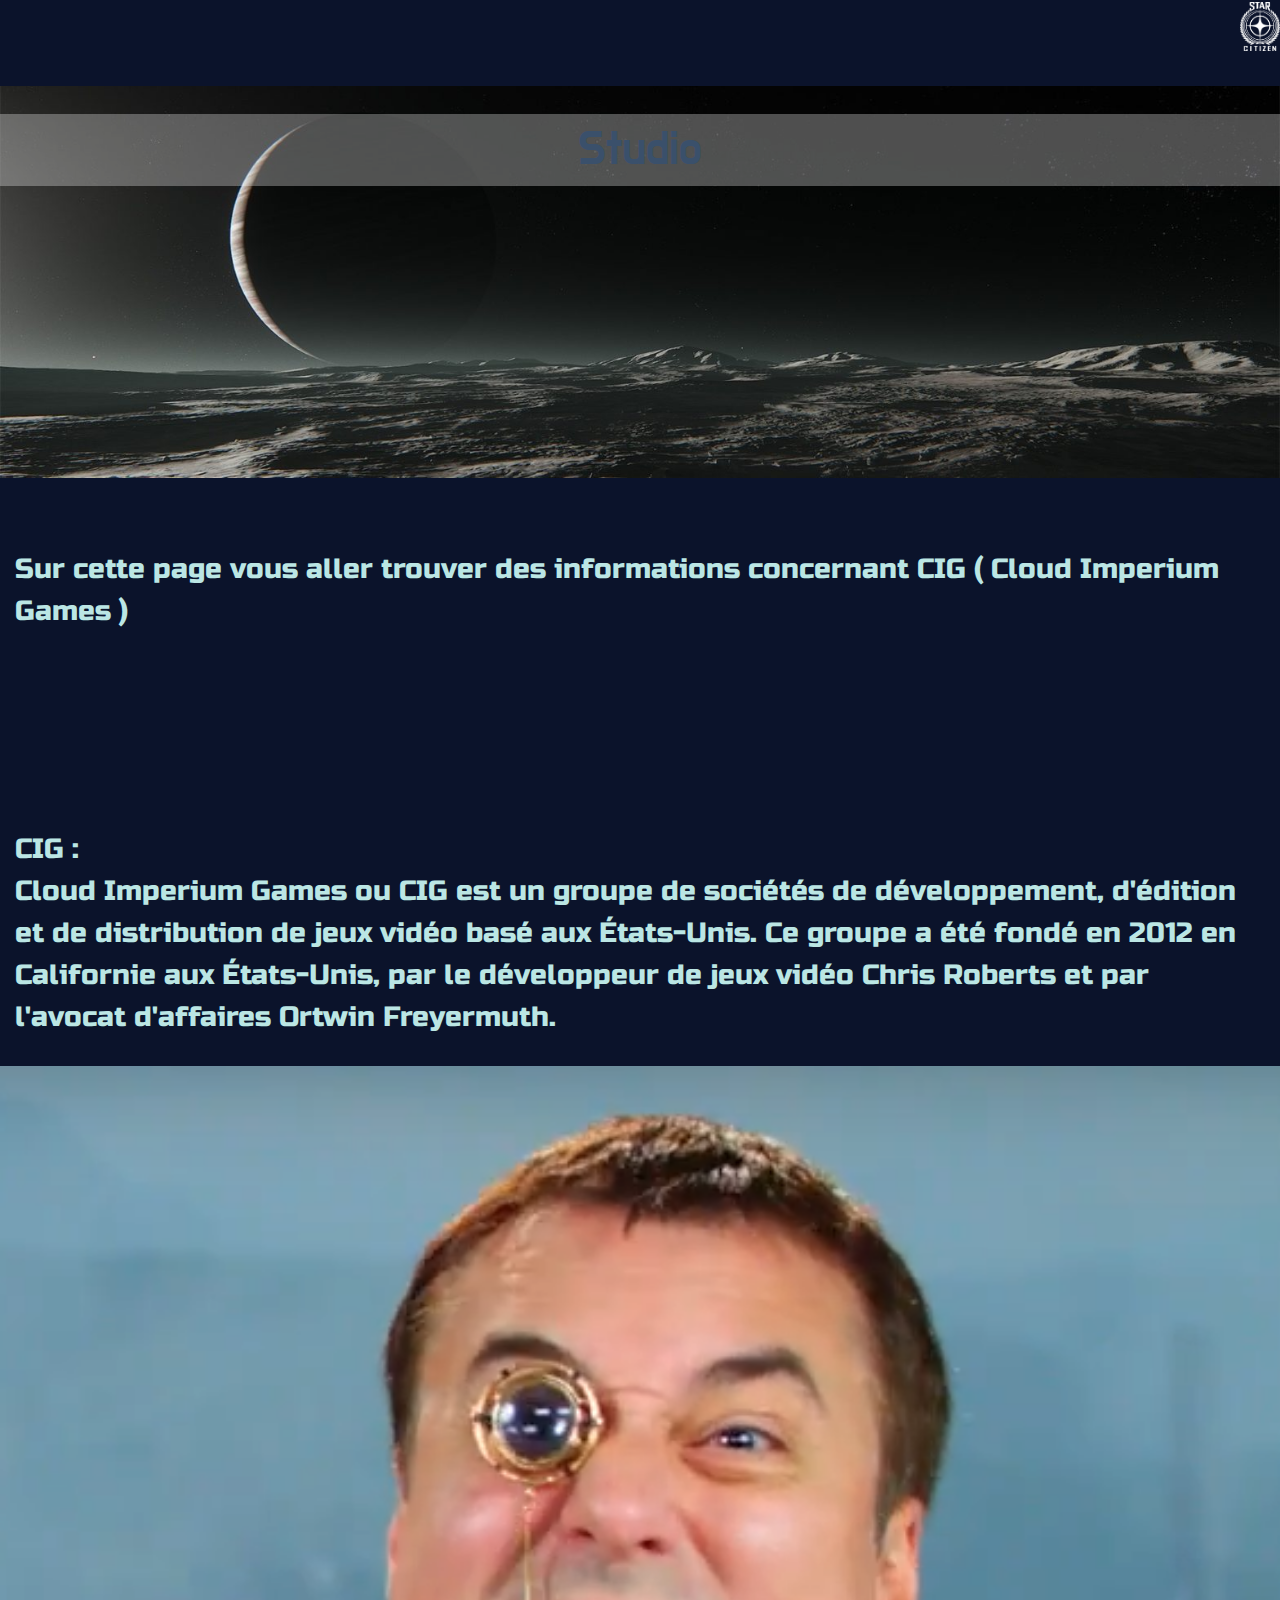
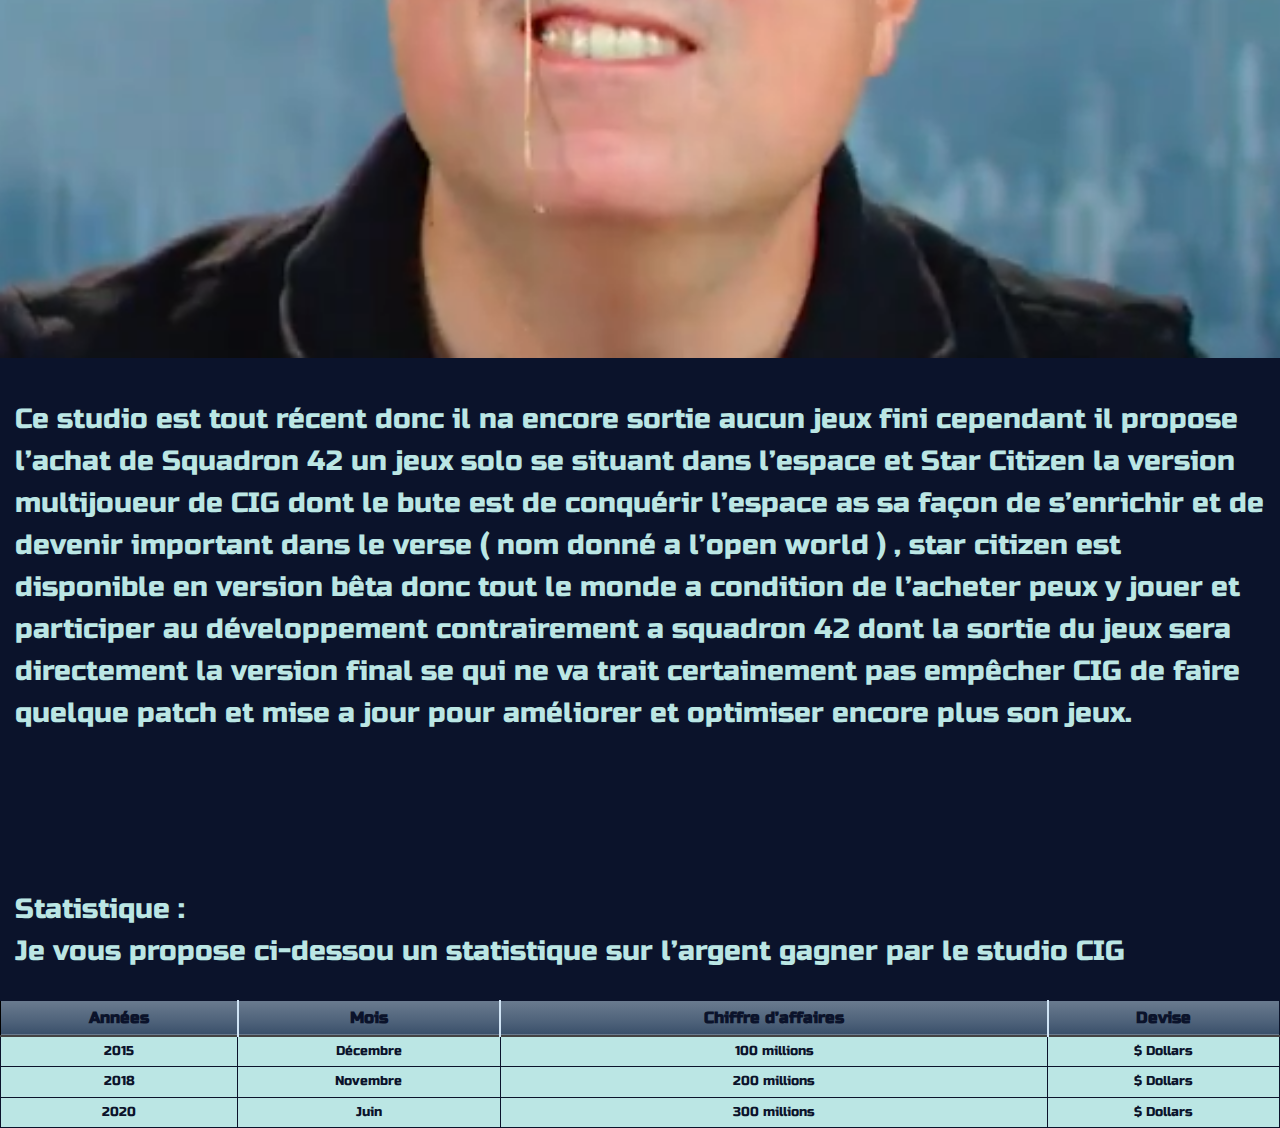
<file: Studio.html>
<!DOCTYPE html>
<html lang="fr">
<head>
    <meta charset="UTF-8">
    <meta name="viewport" content="width=device-width, initial-scale=1, shrink-to-fit=no">
    <title>Star citizen</title>
    <meta name="Rufi Alan" content="Rufi Alan">
    <link rel="stylesheet" href="css/main css.css">
    <link rel="stylesheet" href="css/normalize.css">
    <link rel="stylesheet" href="css/responsive.css">
</head>
<body>
<header>
    <nav class="main-nav">
        <img class="logo-png" src="Image/737px-Logo_Star_Citizen.png" ALT="Logo de star citizen"/>
    </nav>
    <div class="me">
        <nav role="navigation">
            <div id="menuToggle">
                <input type="checkbox" />
                <span></span> <!-- croix/3 trait -->
                <span></span> <!-- croix/3 trait -->
                <span></span> <!-- croix/3 trait-->
                <ul id="menu">
                    <li><a href="Accueil.html">Accueil</a></li>
                    <li><a href="Carte.html">Carte</a></li>
                    <li><a href="Studio.html">Studio</a></li>
                    <li><a href="Vaisseau.html">Vaisseau</a></li>
                    <li><a href="Équipements.html">Équipements</a></li>
                    <li><a href="https://robertsspaceindustries.com/" target="_blank">RSI (site officiel)</a></li>
                </ul>
            </div>
        </nav>
    </div>
    <br><br>
</header>
<main>
    <div class="banniere">
        <div class="star-citizen titre">Studio</div>
        <div class ="image-EnTête">
            <img class="banniere" src="Image/Agenda_Banner_SC02-1-1568x480.jpg" ALT="Paysage de Star citien vu sur une lune depuis une autre lune"/>
        </div>
    </div>
    <div class="Texte">
        <p>
            Sur cette page vous aller trouver des informations concernant
            CIG ( Cloud Imperium Games )
        </p>
        <p><br><br><br><br> CIG :<br>
            Cloud Imperium Games ou CIG est un groupe de sociétés de
            développement, d'édition et de distribution de jeux vidéo
            basé aux États-Unis. Ce groupe a été fondé en 2012 en Californie
            aux États-Unis, par le développeur de jeux vidéo Chris Roberts
            et par l'avocat d'affaires Ortwin Freyermuth.
        </p>

        <div class="image">
            <img src="Image/m_PHrRD_SO4eroVCXzwYjPTZboD6gzwjPK1mIrX4N18.png" ALT="image de chris roberts"/>
        </div>
        <p>
            Ce studio est tout récent donc il na encore sortie aucun jeux
            fini cependant il propose l’achat de Squadron 42 un jeux solo
            se situant dans l’espace et Star Citizen la version multijoueur
            de CIG dont le bute est de conquérir l’espace as sa façon de
            s’enrichir et de devenir important dans le verse ( nom donné
            a l’open world ) , star citizen est disponible en version bêta
            donc tout le monde a condition de l’acheter peux y jouer et
            participer au développement contrairement a squadron 42 dont
            la sortie du jeux sera directement la version final se qui ne
            va trait certainement pas empêcher CIG de faire quelque patch
            et mise a jour pour améliorer et optimiser encore plus son jeux.
            <br><br><br><br></p>

        <p> Statistique :<br>
            Je vous propose ci-dessou un statistique sur l’argent gagner par
            le studio CIG  </p>
    </div>



    <table class="TABLE">
        <thead>
        <tr>
            <th>Années</th>
            <th>Mois</th>
            <th>Chiffre d’affaires</th>
            <th>Devise</th>
        </tr>
        </thead>
        <tbody>
        <tr>
            <td>2015</td><td>Décembre</td><td>100 millions</td><td>$ Dollars</td></tr>
        <tr>
            <td>2018</td><td>Novembre</td><td>200 millions</td><td>$ Dollars</td></tr>
        <tr>
            <td>2020</td><td>Juin</td><td>300 millions</td><td>$ Dollars</td></tr>
        </tbody>
    </table>
</main>
<footer>

</footer>
</body>
</html>
</file>
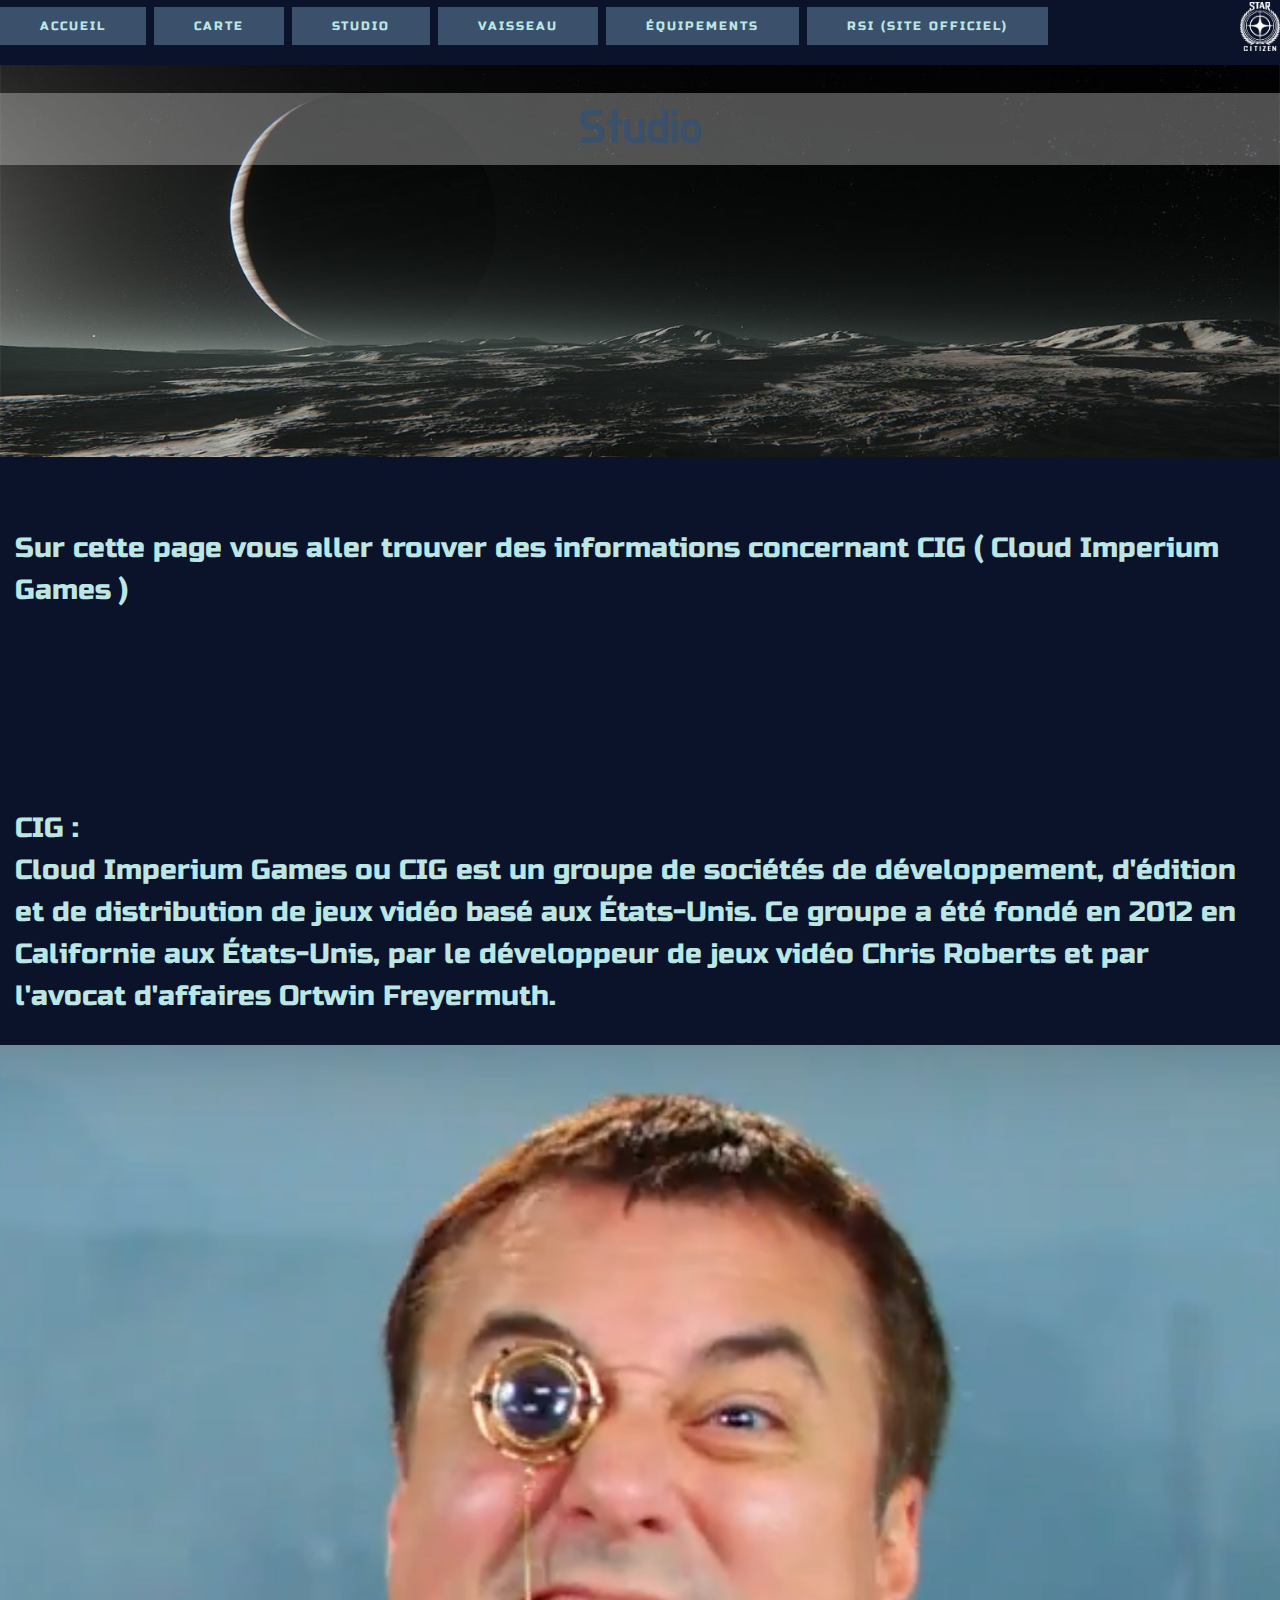
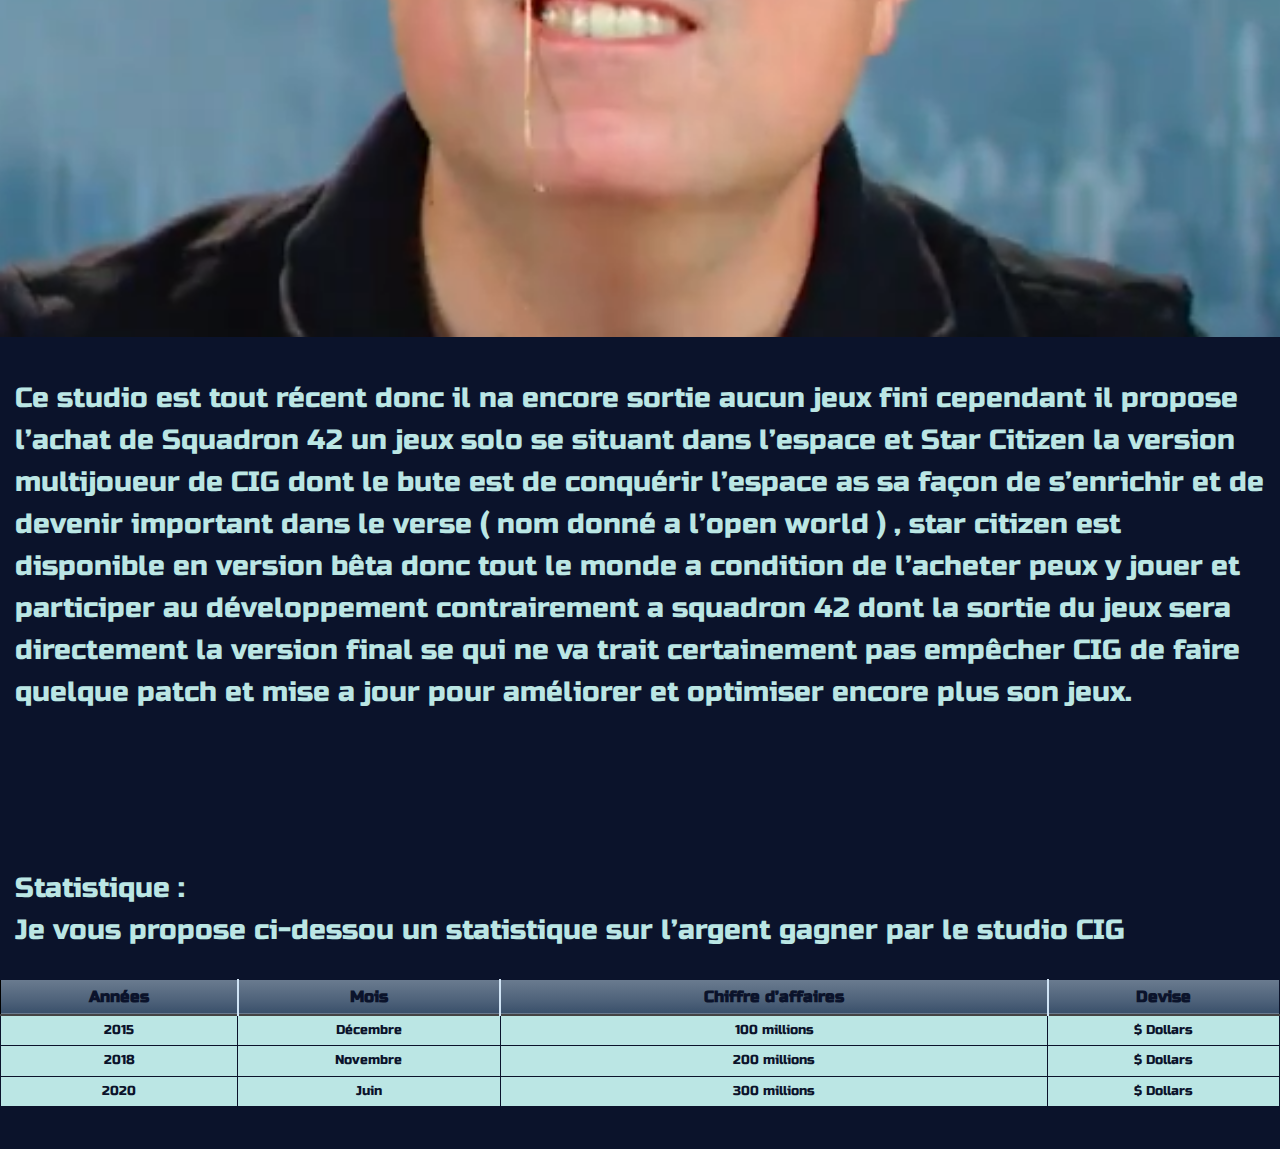
<file: studio.html>
<!DOCTYPE html>
<html lang="fr">
<head>
    <meta charset="UTF-8">
    <meta name="viewport" content="width=device-width, initial-scale=1, shrink-to-fit=no">
    <title>Star citizen</title>
    <meta name="Rufi Alan" content="Rufi Alan">
    <link rel="stylesheet" href="css/main css.css">
    <link rel="stylesheet" href="css/normalize.css">
    <link rel="stylesheet" href="css/responsive.css">
</head>
<body>
<header>
    <nav class="main-nav">
        <img class="logo-png" src="Image/737px-Logo_Star_Citizen.png" ALT="Logo de star citizen"/>
    </nav>
    <div class="me">
        <nav role="navigation">
            <div id="menuToggle">
                <input type="checkbox" />
                <span></span> <!-- croix/3 trait -->
                <span></span> <!-- croix/3 trait -->
                <span></span> <!-- croix/3 trait-->
                <ul id="menu">
                    <li><a href="index.html">Accueil</a></li>
                    <li><a href="carte.html">Carte</a></li>
                    <li><a href="studio.html">Studio</a></li>
                    <li><a href="vaisseau.html">Vaisseau</a></li>
                    <li><a href="equipements.html">Équipements</a></li>
                    <li><a href="https://robertsspaceindustries.com/" target="_blank">RSI (site officiel)</a></li>
                </ul>
            </div>
        </nav>
    </div>

    <a href="index.html" class="btn">Accueil</a>
    <a href="carte.html" class="btn">Carte</a>
    <a href="studio.html" class="btn">Studio</a>
    <a href="vaisseau.html" class="btn">Vaisseau</a>
    <a href="equipements.html" class="btn">Équipements</a>
    <a href="https://robertsspaceindustries.com/" target="_blank" class="btn">RSI (site officiel)</a>
</header>
<main>
    <div class="banniere">
        <div class="star-citizen titre">Studio</div>
        <div class ="image-EnTête">
            <img class="banniere" src="Image/Agenda_Banner_SC02-1-1568x480.jpg" ALT="Paysage de Star citien vu sur une lune depuis une autre lune"/>
        </div>
    </div>
    <div class="Texte">
        <p>
            Sur cette page vous aller trouver des informations concernant
            CIG ( Cloud Imperium Games )
        </p>
        <p><br><br><br><br> CIG :<br>
            Cloud Imperium Games ou CIG est un groupe de sociétés de
            développement, d'édition et de distribution de jeux vidéo
            basé aux États-Unis. Ce groupe a été fondé en 2012 en Californie
            aux États-Unis, par le développeur de jeux vidéo Chris Roberts
            et par l'avocat d'affaires Ortwin Freyermuth.
        </p>

        <div class="image">
            <img src="Image/m_PHrRD_SO4eroVCXzwYjPTZboD6gzwjPK1mIrX4N18.png" ALT="image de chris roberts"/>
        </div>
        <p>
            Ce studio est tout récent donc il na encore sortie aucun jeux
            fini cependant il propose l’achat de Squadron 42 un jeux solo
            se situant dans l’espace et Star Citizen la version multijoueur
            de CIG dont le bute est de conquérir l’espace as sa façon de
            s’enrichir et de devenir important dans le verse ( nom donné
            a l’open world ) , star citizen est disponible en version bêta
            donc tout le monde a condition de l’acheter peux y jouer et
            participer au développement contrairement a squadron 42 dont
            la sortie du jeux sera directement la version final se qui ne
            va trait certainement pas empêcher CIG de faire quelque patch
            et mise a jour pour améliorer et optimiser encore plus son jeux.
            <br><br><br><br></p>

        <p> Statistique :<br>
            Je vous propose ci-dessou un statistique sur l’argent gagner par
            le studio CIG  </p>
    </div>



    <table class="TABLE">
        <thead>
        <tr>
            <th>Années</th>
            <th>Mois</th>
            <th>Chiffre d’affaires</th>
            <th>Devise</th>
        </tr>
        </thead>
        <tbody>
        <tr>
            <td>2015</td><td>Décembre</td><td>100 millions</td><td>$ Dollars</td></tr>
        <tr>
            <td>2018</td><td>Novembre</td><td>200 millions</td><td>$ Dollars</td></tr>
        <tr>
            <td>2020</td><td>Juin</td><td>300 millions</td><td>$ Dollars</td></tr>
        </tbody>
    </table>
    <br>
</main>
<footer>

</footer>
</body>
</html>
</file>
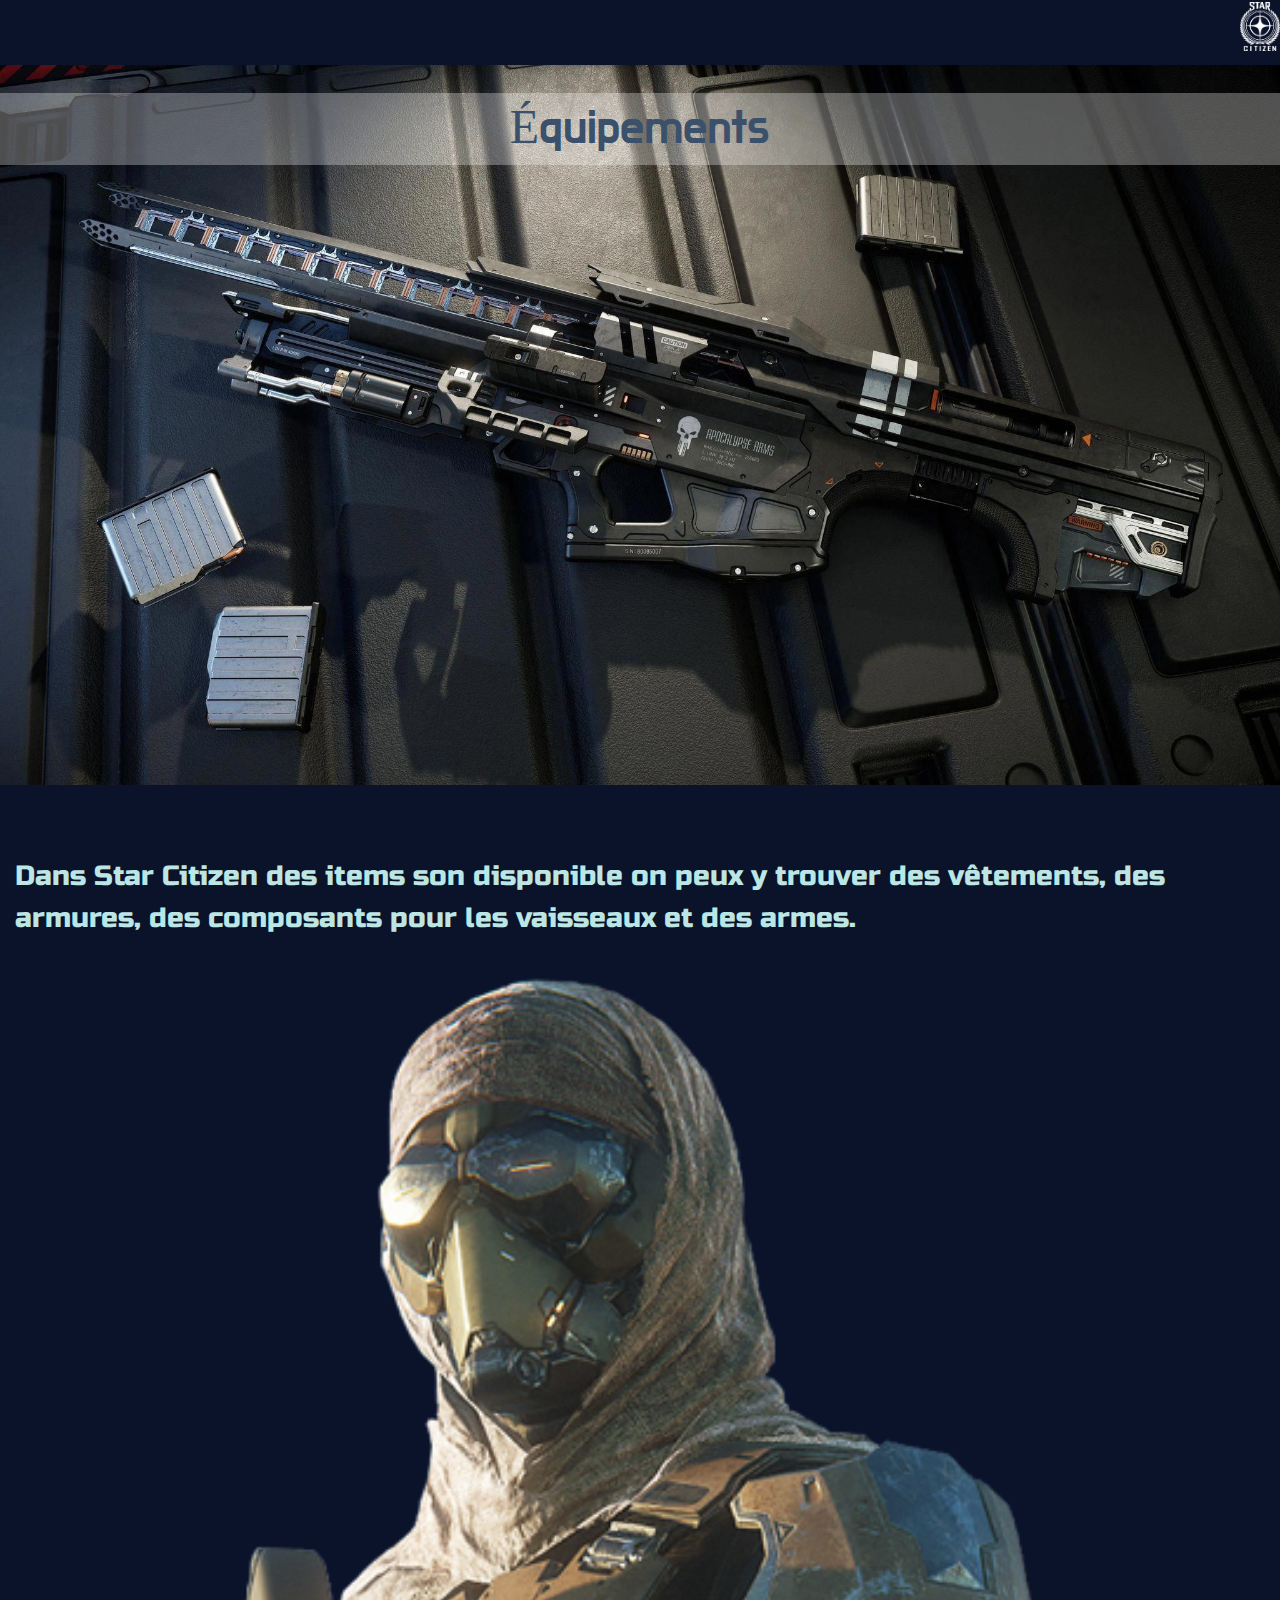
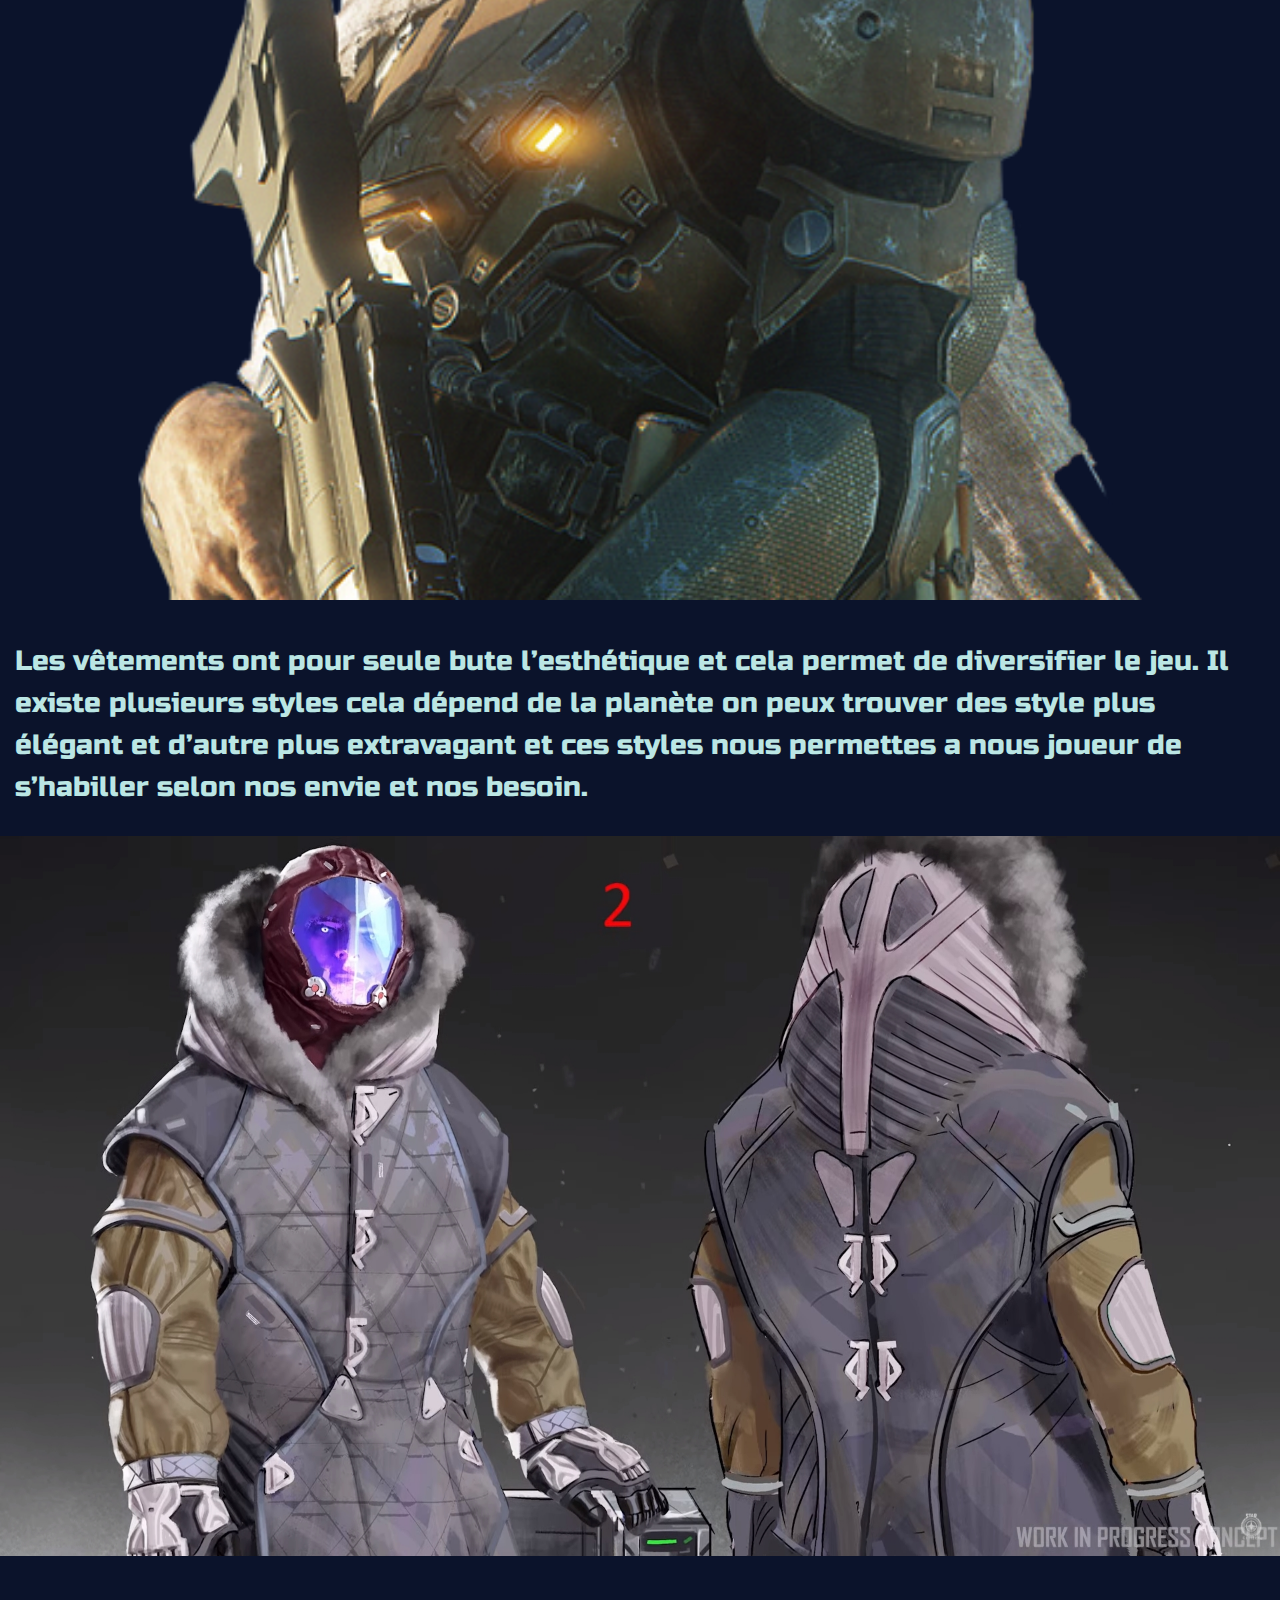
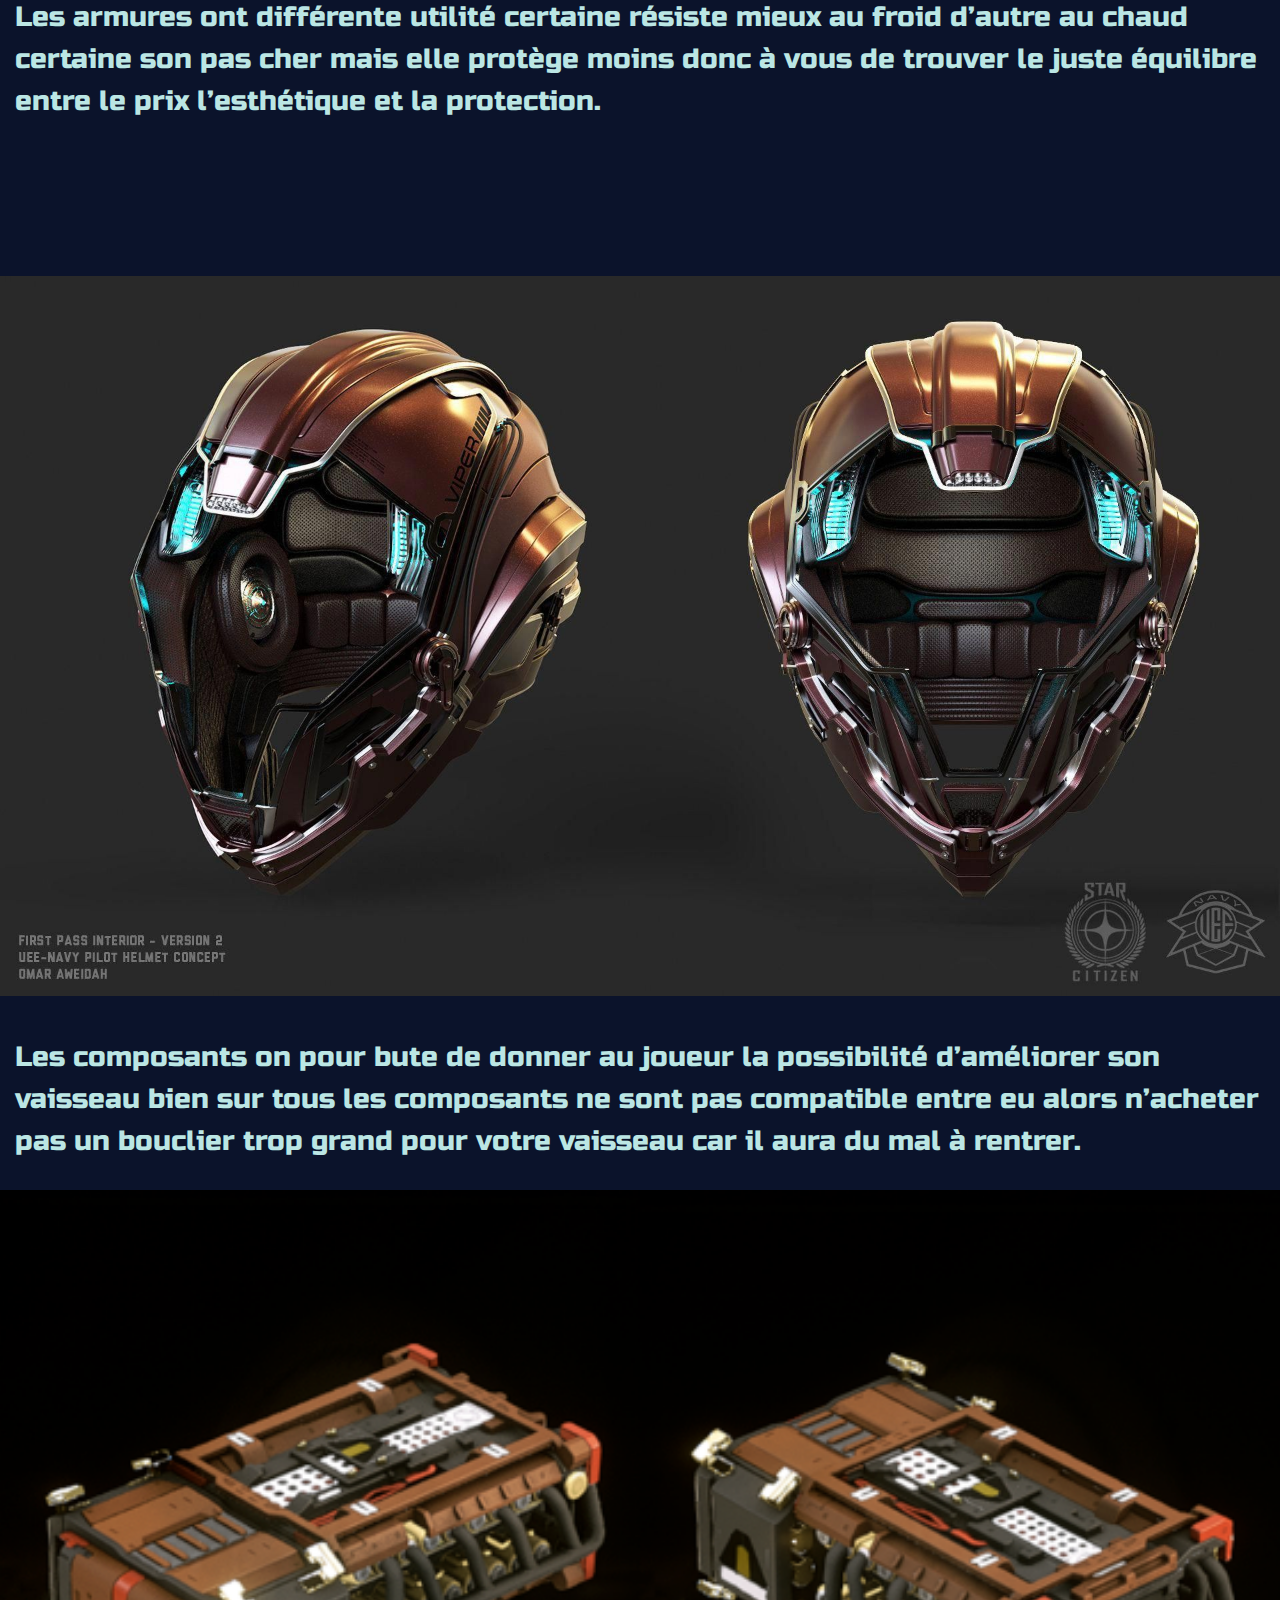
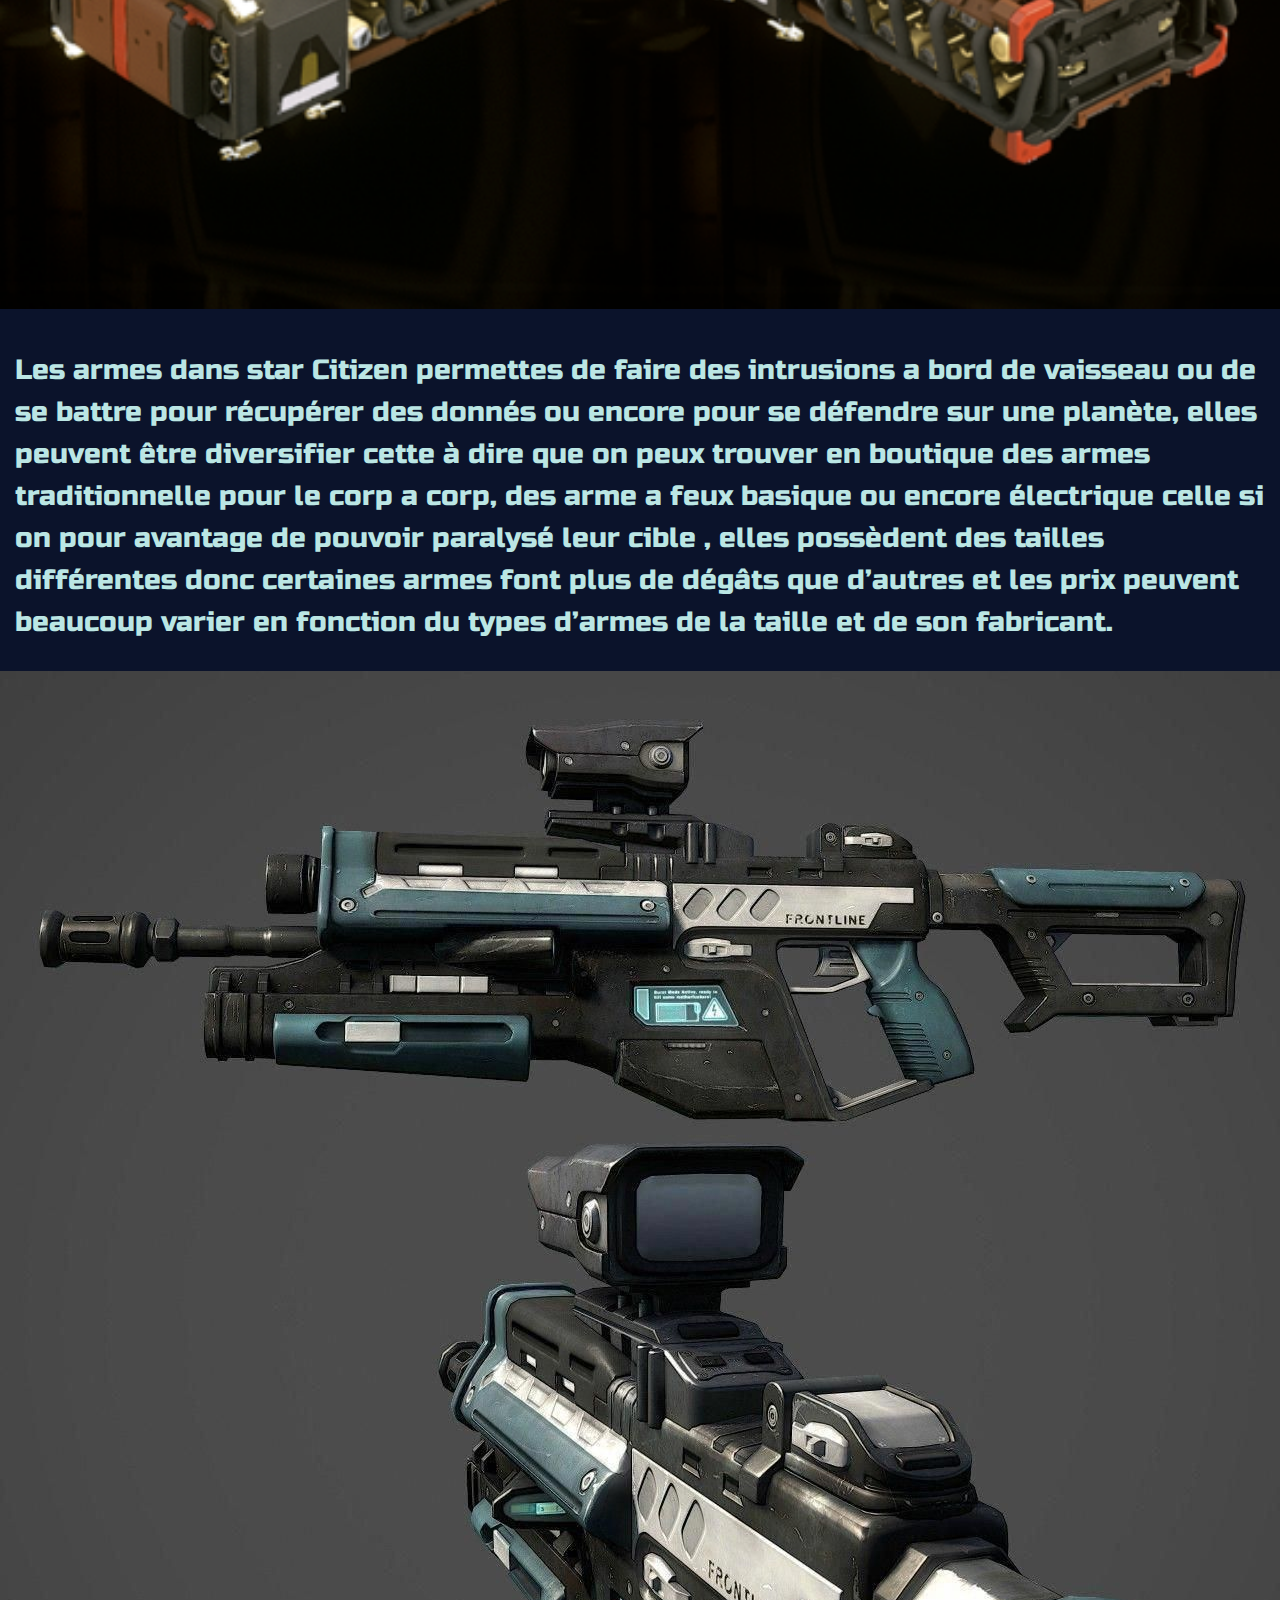
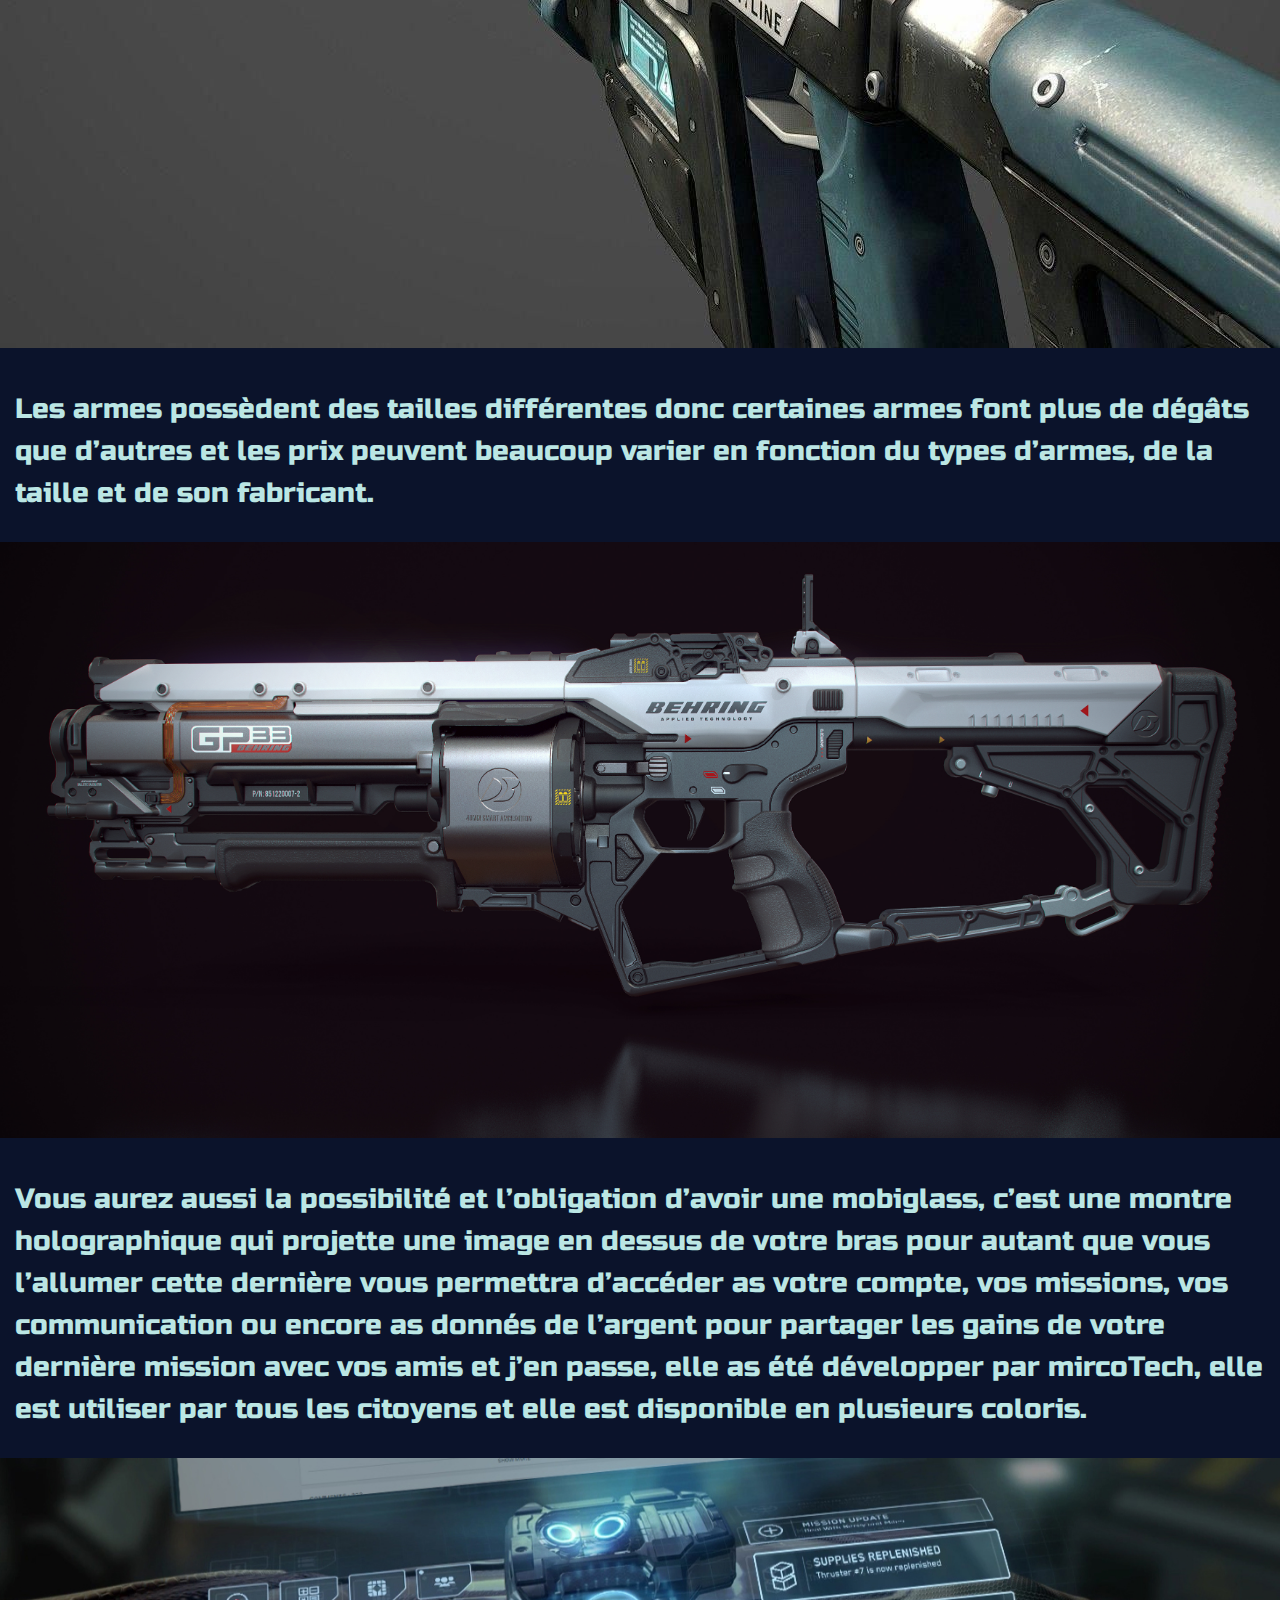
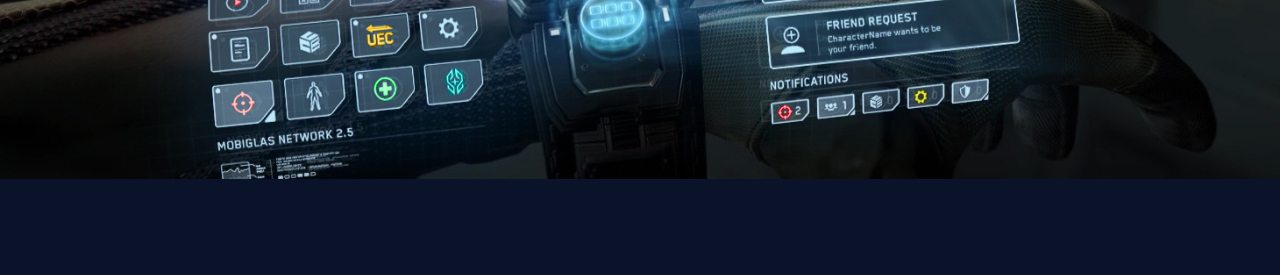
<file: Équipements.html>
<!DOCTYPE html>
<html lang="fr">
<head>
    <meta charset="UTF-8">
    <meta name="viewport" content="width=device-width, initial-scale=1, shrink-to-fit=no">
    <title>Star citizen</title>
    <meta name="Rufi Alan" content="Rufi Alan">
    <link rel="stylesheet" href="css/main css.css">
    <link rel="stylesheet" href="css/normalize.css">
    <link rel="stylesheet" href="css/responsive.css">
</head>
<body>
<header>
    <nav class="main-nav">
        <img class="logo-png" src="Image/737px-Logo_Star_Citizen.png" ALT="Logo de star citizen"/>
    </nav>
    <div class="me">
        <nav role="navigation">
            <div id="menuToggle">
                <input type="checkbox" />
                <span></span> <!-- croix/3 trait -->
                <span></span> <!-- croix/3 trait -->
                <span></span> <!-- croix/3 trait-->
                <ul id="menu">
                    <li><a href="Accueil.html">Accueil</a></li>
                    <li><a href="Carte.html">Carte</a></li>
                    <li><a href="Studio.html">Studio</a></li>
                    <li><a href="Vaisseau.html">Vaisseau</a></li>
                    <li><a href="Équipements.html">Équipements</a></li>
                    <li><a href="https://robertsspaceindustries.com/" target="_blank">RSI (site officiel)</a></li>
                </ul>
            </div>
        </nav>
    </div>
    <br>
</header>
<main>
    <div class="banniere">
        <div class="star-citizen titre">Équipements</div>
        <div class ="image-EnTête">
            <img class="banniere" src="Image/6external-content.duckduckgo.com.jpg" ALT="Fusil d'assaut de apocalypse arme"/>
        </div>
    </div>
    <div class="Texte vignets">
        <p>
            Dans Star Citizen des items son disponible on peux y trouver des vêtements, des armures,
            des composants pour les vaisseaux et des armes.

        </p>
        <div class="image">
            <img src="Image/Mannequin.png" ALT="Mannequin de star citizen"/>
        </div>
        <p>
            Les vêtements ont pour seule bute l’esthétique et cela permet de diversifier le jeu.
            Il existe plusieurs styles cela dépend de la planète on peux trouver des style plus élégant
            et d’autre plus extravagant et ces styles nous permettes a nous joueur de s’habiller selon
            nos envie et nos besoin.
        </p>

        <div class="image">
            <img src="Image/9be8cb10fc4ddb027513675826b84307.jpg" ALT="Vêtements d'hiver sur un personnage imaginaire"/>
        </div>
        <p> Les armures ont différente utilité certaine résiste mieux au froid d’autre au chaud certaine son
            pas cher mais elle protège moins donc à vous de trouver le juste équilibre entre le prix l’esthétique
            et la protection.<br><br><br><br></p>
        <div class="image">
            <img src="Image/ext4ernal-content.duckduckgo.com.jpg" alt="Casque rouge"/>
        </div>
        <p> Les composants on pour bute de donner au joueur la possibilité d’améliorer son vaisseau bien sur
            tous les composants ne sont pas compatible entre eu alors n’acheter pas un bouclier trop grand pour
            votre vaisseau car il aura du mal à rentrer.
        </p>
        <div class="image">
            <img src="Image/e4xternal-content.duckduckgo.com.png" alt="Refroidisseur pour vaisseau"/>
        </div>
        <p>Les armes dans star Citizen permettes de faire des intrusions a bord de vaisseau ou de se battre
            pour récupérer des donnés ou encore pour se défendre sur une planète, elles peuvent être diversifier
            cette à dire que on peux trouver en boutique des armes traditionnelle pour le corp a corp, des arme
            a feux basique ou encore électrique celle si on pour avantage de pouvoir paralysé leur cible , elles
            possèdent des tailles différentes donc certaines armes font plus de dégâts que d’autres et les prix
            peuvent beaucoup varier en fonction du types d’armes de la taille et de son fabricant.
        </p>
        <div class="image">
            <img src="Image/external-content.duckduckgo.com.jpg" alt="Fusil d'assaut de star citizen"/>
        </div>
        <p>
            Les armes possèdent des tailles différentes donc certaines armes font plus de dégâts que d’autres
            et les prix peuvent beaucoup varier en fonction du types d’armes, de la taille et de son fabricant.
        </p>
        <div class="image">
            <img src="Image/Behr-GP-33.jpg" alt="Fusil d'assaut de star citizen"/>
        </div>
        <p>
            Vous aurez aussi la possibilité et l’obligation d’avoir une mobiglass, c’est une montre holographique
            qui projette une image en dessus de votre bras pour autant que vous l’allumer cette dernière vous permettra
            d’accéder as votre compte, vos missions, vos communication ou encore as donnés de l’argent pour partager les
            gains de votre dernière mission avec vos amis et j’en passe, elle as été développer par mircoTech, elle est
            utiliser par tous les citoyens et elle est disponible en plusieurs coloris.
        </p>
        <div class="image">
            <img src="Image/ctQtrLY.jpg" alt="Mobiglass de star citizen (montre holographique)"/>
        </div>
    </div>
<br><br>
</main>
<footer>

</footer>
</body>
</html>
</file>
<file: css/main css.css>
@import url('https://fonts.googleapis.com/css2?family=Do+Hyeon&family=Russo+One&display=swap');


* {
    -webkit-transition-property: all;
    -webkit-transition-duration: .5s;
    -moz-transition-timing-function: cubic-bezier(100,50,21,6);
    -moz-transition-property: all;


}

body {
    font-family: 'Russo One', cursive;
    font-size: 18px;
    line-height: 1.5;
    color: #BBE6E4;
    background-color: #0B132B;
    box-sizing: border-box;

}
.masque  {
    background-color: white;
    opacity: 30%;
    position: relative;
    top: 120px;
    z-index: 3;
    height: 50px;
    width: 100%;
}
header  {
    overflow: hidden;
}

.banniere {
    width: 100%;
    margin-top: 0px;
}

.titre {
    position: relative;
    color: #3A506B;
    font-family: 'Do Hyeon',cursive;
    font-size: 48px;
    text-align: center;
    z-index: 2;
    top: 30px;
    margin: 0 auto;
    background-color: rgba(255,255,255,0.3);
}
.logo-png  {
    display: inline-block;
    width: 40px;
    height: auto;
    position: relative;
    margin-top: 2px;
}

.main-nav {
    float: right;
}

.image-EnTête img {
    position: relative;
    z-index: 1;
    width: 100%;
    height: auto;
    top: -30px;
    margin-top: -40px;

}

.texte {
    display: inline-block;
    border: solid;;
}
p {
    display: block;
    padding-left: 15px;
    padding-right: 15px;
}
video {
    top: 5px;
}

.menu {
    border-bottom: solid;
    border-color: #BBE6E4;
}

.image img {
    position: relative;
    z-index: 1;
    width: 100%;
    height: auto;
}

/* https://codepen.io/erikterwan/pen/EVzeRP */


.space {
    padding: 20px;
}

.btn{
    display: none;
    color: #BBE6E4;
    background: #3A506B;
    padding:10px 20px;
    font-size:12px;
    text-decoration:none;
    letter-spacing:2px;
    text-transform:uppercase;
}

.btn:hover{
    border:none;
    background:#FFFFFF;
    padding:20px;
    margin: 0;
    color: #0B132B;
}




/* fenêtre du menu */
#menuToggle
{
    display: block;
    position: relative;
    top: 10px;
    left: -10px;

    z-index: 4;

}
/* vitesse d'ouverture */
#menuToggle a
{
    text-decoration: none;
    color: #BBE6E4;
    transition: color 0.3s ease;
}

#menuToggle a:hover
{
    color: tomato;
}


#menuToggle input
{
    display: block;
    width: 40px;
    height: 32px;
    position: absolute;
    top: -7px;
    left: 20px;
    opacity: 0%;
    z-index: 3;
}


#menuToggle span
{
    display: block;
    width: 33px;
    height: 4px;
    margin-bottom: 5px;
    position: relative;
    top: 3px;
    background: #BBE6E4;
    border-radius: 3px;
    left: 27px;
    z-index: 2;

    transform-origin: 4px 0px;

    transition: transform 0.5s cubic-bezier(0.77,0.2,0.05,1.0),
    background 0.5s cubic-bezier(0.77,0.2,0.05,1.0),
    opacity 0.55s ease;
}

#menuToggle span:first-child
{
    transform-origin: 0% 0%;
}

#menuToggle span:nth-last-child(2)
{
    transform-origin: 0% 100%;
}


#menuToggle input:checked ~ span
{
    opacity: 1;
    transform: rotate(45deg) translate(-2px, -1px);
    background: #BBE6E4;
}


#menuToggle input:checked ~ span:nth-last-child(3)
{
    opacity: 0;
    transform: rotate(0deg) scale(0.2, 0.2);
}


#menuToggle input:checked ~ span:nth-last-child(2)
{
    transform: rotate(-45deg) translate(0, -1px); /* animation croix*/
}



#menu
{
    position: fixed;
    width: 200px;
    margin: -100px -10px -10px 0px;
    padding: 50px;
    padding-top: 125px;
    height: 100%;
    background: #3A506B;
    list-style-type: none;



    transform-origin: 0% 0%;
    transform: translate(-300px, 0);

    transition: transform 0.9s cubic-bezier(0.77,0.2,0.05,1.0);
}

#menu li
{
    padding: 10px 0;
    font-size: 22px;
}


#menuToggle input:checked ~ ul {
    transform: none;
}















.vignets {

    animation: fadein 2s;
    -moz-animation: fadein 2s; /* Firefox */
    -webkit-animation: fadein 2s; /* Safari et Chrome */
    -o-animation: fadein 2s; /* Opera */
}
@keyframes fadein {
    from {
        opacity:0;
    }
    to {
        opacity:1;
    }
}
@-moz-keyframes fadein { /* sur Firefox */
    from {
        opacity:0;
    }
    to {
        opacity:1;
    }
}
@-webkit-keyframes fadein { /* sur Safari et Chrome */
    from {
        opacity:0;
    }
    to {
        opacity:1;
    }
}
@-o-keyframes fadein { /* sur Opera */
    from {
        opacity:0;
    }
    to {
        opacity: 1;
    }
}

/* ==========================================================================
   Page Studio
   ========================================================================== */

/* https://divtable.com/table-styler/ */

table {
    border-collapse: collapse;
}
th {
    border: 2px solid blue ;
}
table tr td {
    color: #0B132B;
}




table.TABLE {
    border: 1px solid #000000;
    background-color: #BBE6E4;
    width: 100%;
    text-align: center;
    border-collapse: collapse;
}
table.TABLE td, table.TABLE th {
    border: 1px solid #0B132B;
    padding: 5px 0px;
}
table.TABLE tbody td {
    font-size: 13px;
}
table.TABLE thead {
    background: #3A506B;
    background: -moz-linear-gradient(top, #6b7c90 0%, #4d6179 66%, #3A506B 100%);
    background: -webkit-linear-gradient(top, #6b7c90 0%, #4d6179 66%, #3A506B 100%);
    background: linear-gradient(to bottom, #6b7c90 0%, #4d6179 66%, #3A506B 100%);
    border-bottom: 2px solid #444444;
}
table.TABLE thead th {
    font-size: 16px;
    font-weight: bold;
    color: #0B132B;
    text-align: center;
    border-left: 2px solid #D0E4F5;
}
table.TABLE thead th:first-child {
    border-left: none;
}

table.TABLE tfoot td {
    font-size: 16px;
}
table.TABLE tfoot .links {
    text-align: right;
}
table.TABLE tfoot .links a{
    display: inline-block;
    background: #1C6EA4;
    color: #FFFFFF;
    padding: 2px 8px;
    border-radius: 5px;
}
</file>
<file: css/responsive.css>
@media screen and (min-width: 660px){

}

@media screen and (min-width: 880px){
    #menuToggle {
        display: none;

    }

    .btn {
        display: inline-block;
    }
    body {
        font-size: 24px;
    }
}


@media screen and (min-width: 1020px){


    .btn{
        padding:10px 30px;
    }

    .btn:hover{
        padding:40px 30px;
    }
}

@media screen and (min-width: 1160px){

    .btn{
        padding:10px 40px;
    }

    .btn:hover{
        padding:20px 40px;
    }
    body {
        font-size: 28px;
    }


    .image {

    }
}

@media screen and (min-width: 1300px){

    .btn{
        padding:10px 50px;
    }

    .btn:hover{
        padding:25px 50px;
    }
}

@media screen and (min-width: 1440px){

    .btn{
        padding:10px 60px;
    }

    .btn:hover{
        padding:25px 60px;
    }
}

@media screen and (min-width: 1580px){

    .btn{
        padding:25px 70px;
    }

    .btn:hover{
        padding:30px 70px;
    }

    body {
    font-size: 38px;
    }

}
</file>
